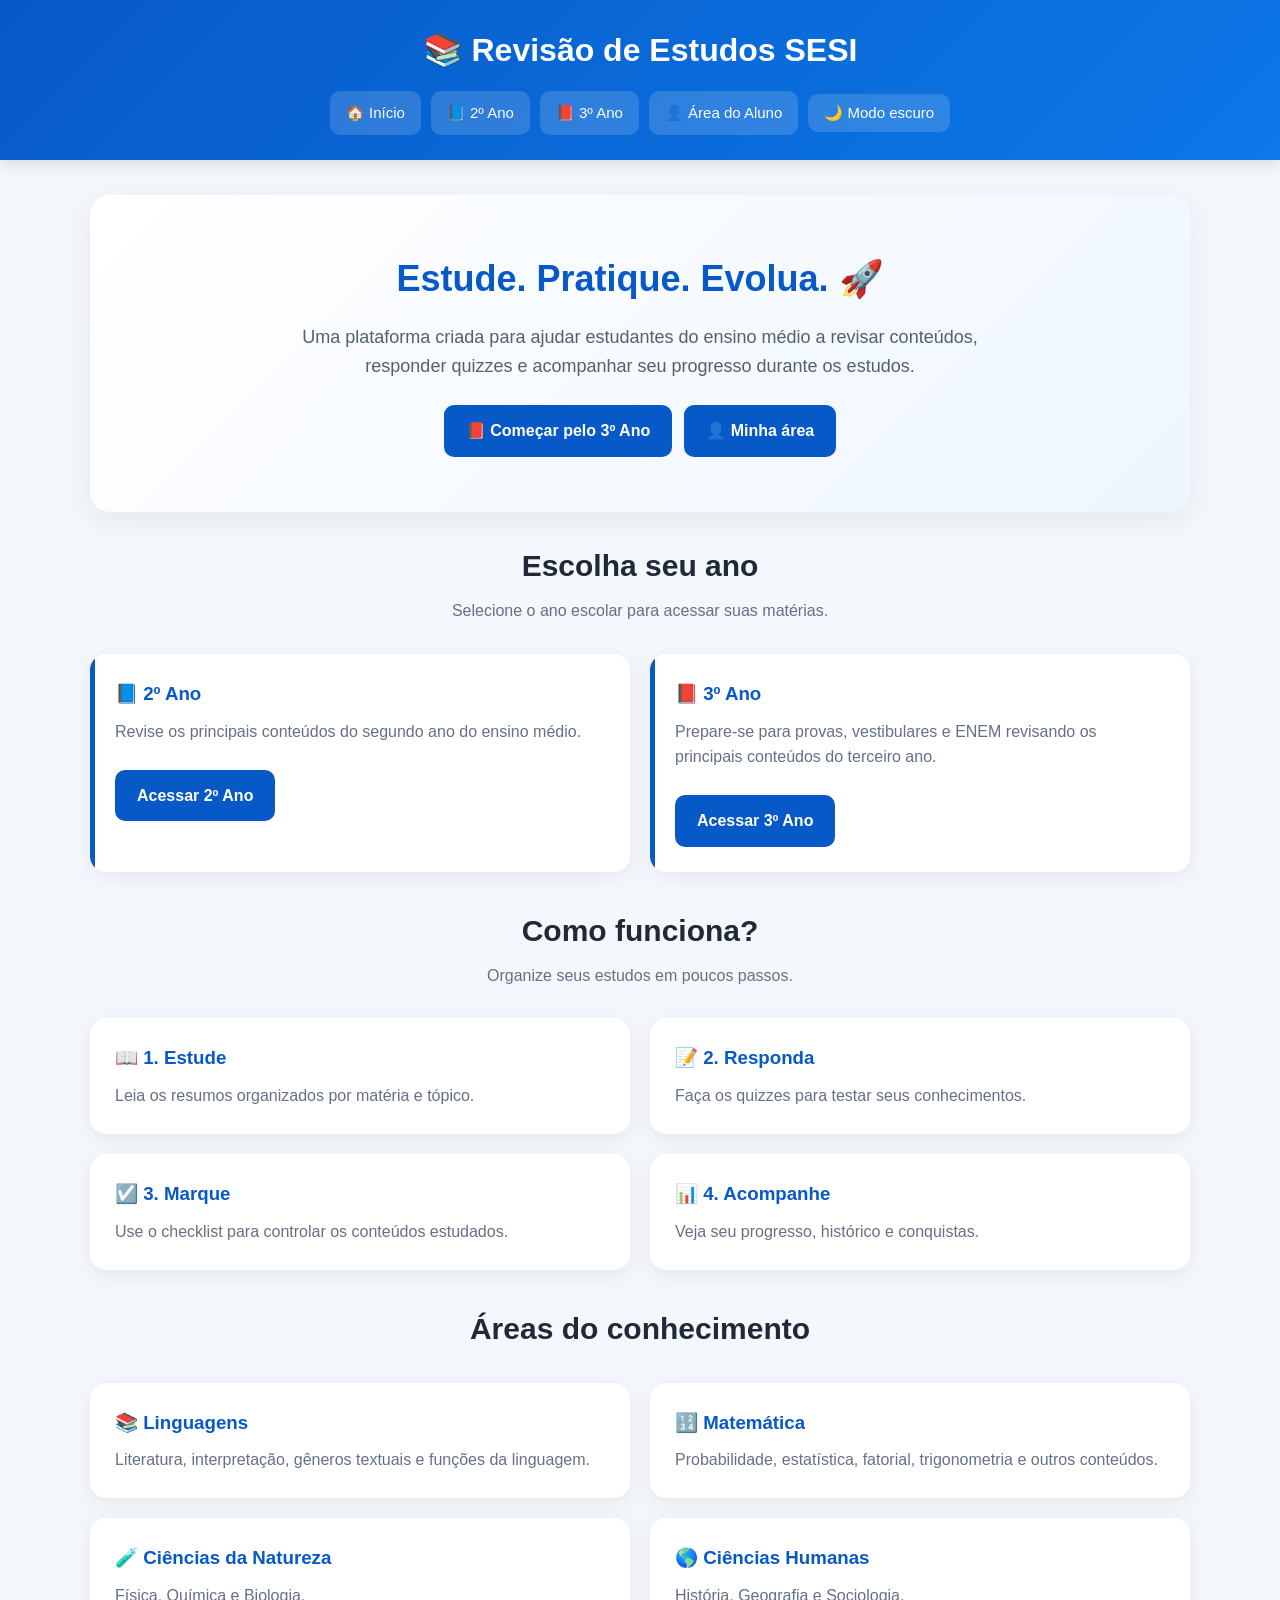
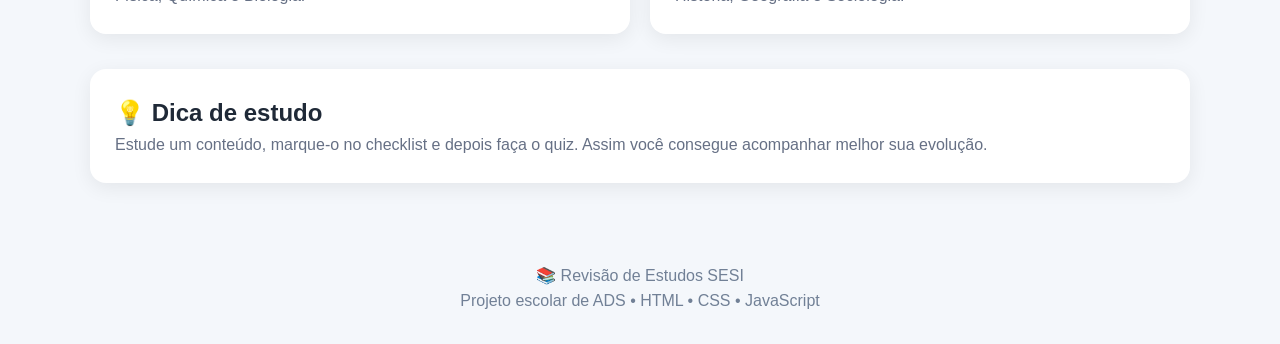
<file: index.html>
<!DOCTYPE html>
<html lang="pt-BR">

<head>
    <meta charset="UTF-8">
    <meta name="viewport" content="width=device-width, initial-scale=1.0">

    <title>Revisão de Estudos SESI</title>

    <link rel="stylesheet" href="assets/css/style.css">
</head>

<body>

<header>

    <h1>📚 Revisão de Estudos SESI</h1>

    <nav>
        <a href="index.html">🏠 Início</a>

        <a href="pages/2ano.html">📘 2º Ano</a>

        <a href="pages/3ano.html">📕 3º Ano</a>

        <a href="pages/aluno.html">👤 Área do Aluno</a>

        <button
            class="botao-modo"
            onclick="alternarModoEscuro()">
            🌙 Modo escuro
        </button>
    </nav>

</header>


<main>

    <section class="hero animar">

        <h2>Estude. Pratique. Evolua. 🚀</h2>

        <p>
            Uma plataforma criada para ajudar estudantes do ensino médio
            a revisar conteúdos, responder quizzes e acompanhar seu
            progresso durante os estudos.
        </p>

        <div class="hero-acoes">

            <a
                class="botao-principal"
                href="pages/3ano.html">
                📕 Começar pelo 3º Ano
            </a>

            <a
                class="botao-principal"
                href="pages/aluno.html">
                👤 Minha área
            </a>

        </div>

    </section>


    <section>

        <div class="cabecalho-pagina">

            <h2>Escolha seu ano</h2>

            <p>
                Selecione o ano escolar para acessar suas matérias.
            </p>

        </div>


        <div class="cards">

            <div class="card card-materia animar">

                <h3>📘 2º Ano</h3>

                <p>
                    Revise os principais conteúdos do segundo ano
                    do ensino médio.
                </p>

                <br>

                <a
                    class="botao-principal"
                    href="pages/2ano.html">
                    Acessar 2º Ano
                </a>

            </div>


            <div class="card card-materia animar">

                <h3>📕 3º Ano</h3>

                <p>
                    Prepare-se para provas, vestibulares e ENEM
                    revisando os principais conteúdos do terceiro ano.
                </p>

                <br>

                <a
                    class="botao-principal"
                    href="pages/3ano.html">
                    Acessar 3º Ano
                </a>

            </div>

        </div>

    </section>


    <section>

        <div class="cabecalho-pagina">

            <h2>Como funciona?</h2>

            <p>
                Organize seus estudos em poucos passos.
            </p>

        </div>


        <div class="cards">

            <div class="card animar">
                <h3>📖 1. Estude</h3>
                <p>
                    Leia os resumos organizados por matéria e tópico.
                </p>
            </div>

            <div class="card animar">
                <h3>📝 2. Responda</h3>
                <p>
                    Faça os quizzes para testar seus conhecimentos.
                </p>
            </div>

            <div class="card animar">
                <h3>☑️ 3. Marque</h3>
                <p>
                    Use o checklist para controlar os conteúdos estudados.
                </p>
            </div>

            <div class="card animar">
                <h3>📊 4. Acompanhe</h3>
                <p>
                    Veja seu progresso, histórico e conquistas.
                </p>
            </div>

        </div>

    </section>


    <section>

        <div class="cabecalho-pagina">

            <h2>Áreas do conhecimento</h2>

        </div>


        <div class="cards">

            <div class="card animar">
                <h3>📚 Linguagens</h3>
                <p>
                    Literatura, interpretação, gêneros textuais
                    e funções da linguagem.
                </p>
            </div>

            <div class="card animar">
                <h3>🔢 Matemática</h3>
                <p>
                    Probabilidade, estatística, fatorial,
                    trigonometria e outros conteúdos.
                </p>
            </div>

            <div class="card animar">
                <h3>🧪 Ciências da Natureza</h3>
                <p>
                    Física, Química e Biologia.
                </p>
            </div>

            <div class="card animar">
                <h3>🌎 Ciências Humanas</h3>
                <p>
                    História, Geografia e Sociologia.
                </p>
            </div>

        </div>

    </section>


    <section class="card">

        <h2>💡 Dica de estudo</h2>

        <p>
            Estude um conteúdo, marque-o no checklist e depois
            faça o quiz. Assim você consegue acompanhar melhor
            sua evolução.
        </p>

    </section>

</main>


<footer>

    <p>
        📚 Revisão de Estudos SESI
    </p>

    <p>
        Projeto escolar de ADS • HTML • CSS • JavaScript
    </p>

</footer>


<script src="assets/js/script.js"></script>

</body>

</html>
</file>
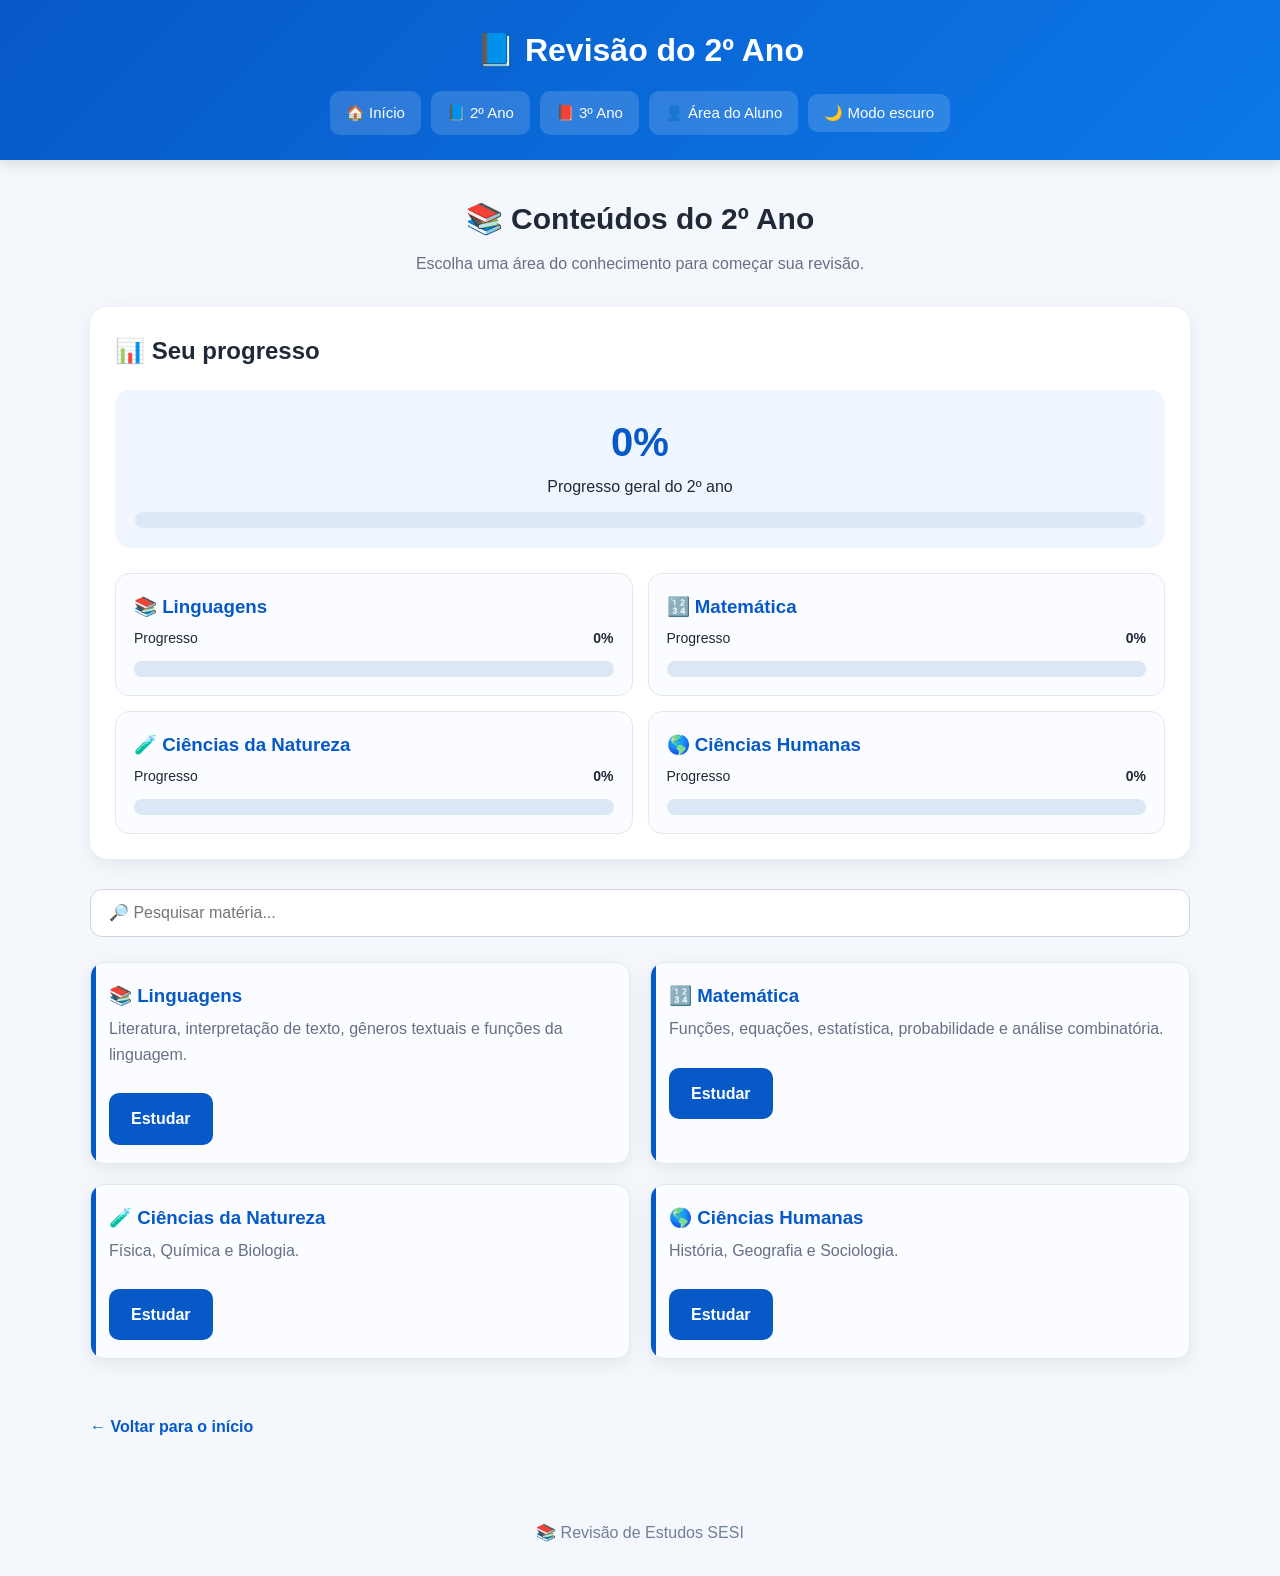
<file: pages/2ano.html>
<!DOCTYPE html>
<html lang="pt-BR">

<head>

    <meta charset="UTF-8">

    <meta
        name="viewport"
        content="width=device-width, initial-scale=1.0">

    <title>Revisão do 2º Ano</title>

    <link
        rel="stylesheet"
        href="../assets/css/style.css">

</head>


<body>


<header>

    <h1>📘 Revisão do 2º Ano</h1>

    <nav>

        <a href="../index.html">
            🏠 Início
        </a>

        <a href="2ano.html">
            📘 2º Ano
        </a>

        <a href="3ano.html">
            📕 3º Ano
        </a>

        <a href="aluno.html">
            👤 Área do Aluno
        </a>

        <button
            class="botao-modo"
            onclick="alternarModoEscuro()">
            🌙 Modo escuro
        </button>

    </nav>

</header>


<main>


    <section class="cabecalho-pagina">

        <h2>
            📚 Conteúdos do 2º Ano
        </h2>

        <p>
            Escolha uma área do conhecimento para começar sua revisão.
        </p>

    </section>


    <!-- PROGRESSO -->

    <section class="dashboard">

        <h2>
            📊 Seu progresso
        </h2>

        <div class="progresso-geral-box">

            <div
                class="numero-grande"
                id="numero-progresso-geral">
                0%
            </div>

            <p>
                Progresso geral do 2º ano
            </p>

            <div class="barra-dashboard-container">

                <div
                    id="barra-progresso-geral"
                    class="barra-dashboard">
                </div>

            </div>

        </div>


        <div class="materias-dashboard">


            <div
                class="dashboard-materia animar"
                data-materia="Linguagens"
                data-caminho="/pages/areas/2ano/linguagens.html">

                <h3>📚 Linguagens</h3>

                <div class="progresso-titulo">

                    <span>
                        Progresso
                    </span>

                    <span class="numero-progresso">
                        0%
                    </span>

                </div>

                <div class="barra-dashboard-container">

                    <div class="barra-materia"></div>

                </div>

            </div>


            <div
                class="dashboard-materia animar"
                data-materia="Matemática"
                data-caminho="/pages/areas/2ano/matematica.html">

                <h3>🔢 Matemática</h3>

                <div class="progresso-titulo">

                    <span>
                        Progresso
                    </span>

                    <span class="numero-progresso">
                        0%
                    </span>

                </div>

                <div class="barra-dashboard-container">

                    <div class="barra-materia"></div>

                </div>

            </div>


            <div
                class="dashboard-materia animar"
                data-materia="Ciências da Natureza"
                data-caminho="/pages/areas/2ano/natureza.html">

                <h3>🧪 Ciências da Natureza</h3>

                <div class="progresso-titulo">

                    <span>
                        Progresso
                    </span>

                    <span class="numero-progresso">
                        0%
                    </span>

                </div>

                <div class="barra-dashboard-container">

                    <div class="barra-materia"></div>

                </div>

            </div>


            <div
                class="dashboard-materia animar"
                data-materia="Ciências Humanas"
                data-caminho="/pages/areas/2ano/humanas.html">

                <h3>🌎 Ciências Humanas</h3>

                <div class="progresso-titulo">

                    <span>
                        Progresso
                    </span>

                    <span class="numero-progresso">
                        0%
                    </span>

                </div>

                <div class="barra-dashboard-container">

                    <div class="barra-materia"></div>

                </div>

            </div>


        </div>

    </section>


    <!-- PESQUISA -->

    <section class="pesquisa">

        <input
            type="text"
            id="campo-pesquisa"
            placeholder="🔎 Pesquisar matéria...">

    </section>


    <!-- MATÉRIAS -->

    <section>

        <div class="cards">


            <div class="card card-materia animar dashboard-materia">

                <h3>📚 Linguagens</h3>

                <p>
                    Literatura, interpretação de texto,
                    gêneros textuais e funções da linguagem.
                </p>

                <br>

                <a
                    href="areas/2ano/linguagens.html"
                    class="botao-principal">
                    Estudar
                </a>

            </div>


            <div class="card card-materia animar dashboard-materia">

                <h3>🔢 Matemática</h3>

                <p>
                    Funções, equações, estatística,
                    probabilidade e análise combinatória.
                </p>

                <br>

                <a
                    href="areas/2ano/matematica.html"
                    class="botao-principal">
                    Estudar
                </a>

            </div>


            <div class="card card-materia animar dashboard-materia">

                <h3>🧪 Ciências da Natureza</h3>

                <p>
                    Física, Química e Biologia.
                </p>

                <br>

                <a
                    href="areas/2ano/natureza.html"
                    class="botao-principal">
                    Estudar
                </a>

            </div>


            <div class="card card-materia animar dashboard-materia">

                <h3>🌎 Ciências Humanas</h3>

                <p>
                    História, Geografia e Sociologia.
                </p>

                <br>

                <a
                    href="areas/2ano/humanas.html"
                    class="botao-principal">
                    Estudar
                </a>

            </div>


        </div>

    </section>


    <a
        href="../index.html"
        class="voltar">
        ← Voltar para o início
    </a>


</main>


<footer>

    <p>
        📚 Revisão de Estudos SESI
    </p>

</footer>


<script src="../assets/js/script.js"></script>

</body>

</html>
</file>
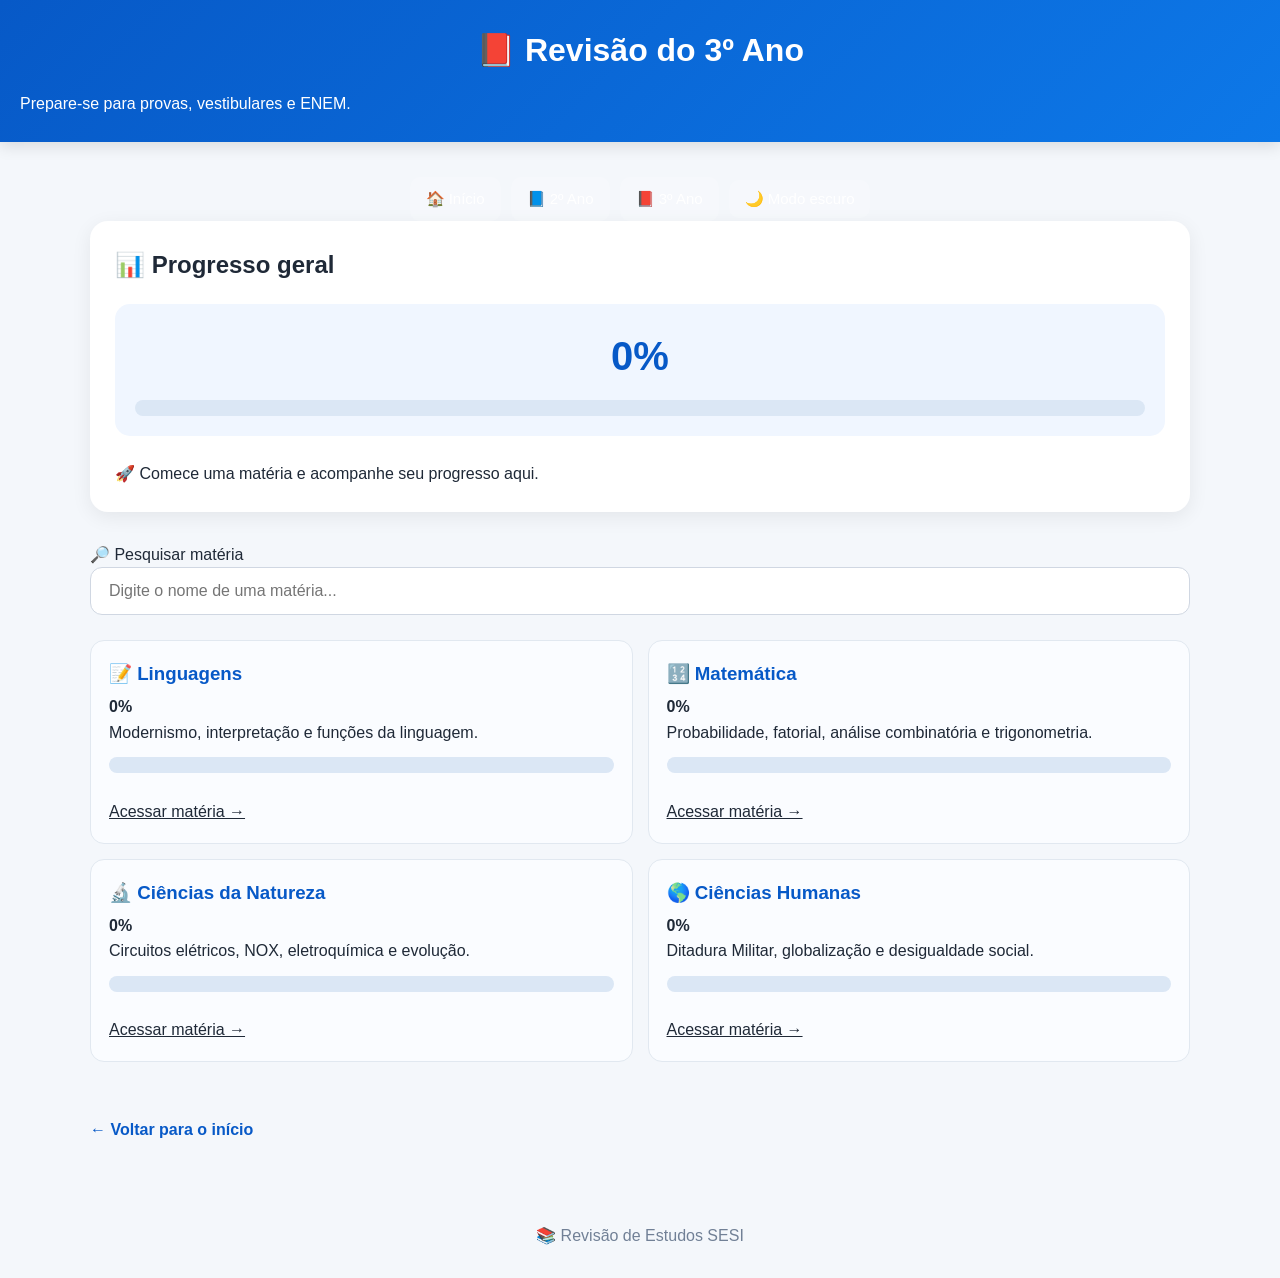
<file: pages/3ano.html>
<!DOCTYPE html>
<html lang="pt-BR">

<head>
    <meta charset="UTF-8">
    <meta name="viewport" content="width=device-width, initial-scale=1.0">

    <title>3º Ano - Revisão SESI</title>

    <link rel="stylesheet" href="../assets/css/style.css">
</head>

<body>

<header>
    <h1>📕 Revisão do 3º Ano</h1>
    <p>Prepare-se para provas, vestibulares e ENEM.</p>
</header>

<main>

    <nav class="navegacao">
        <a href="../index.html">🏠 Início</a>
        <a href="2ano.html">📘 2º Ano</a>
        <a href="3ano.html" class="selecionado">📕 3º Ano</a>

        <button class="botao-tema" onclick="alternarModoEscuro()">
            🌙 Modo escuro
        </button>
    </nav>

    <section class="dashboard">

        <h2>📊 Progresso geral</h2>

        <div class="progresso-geral-box">

            <div
                class="numero-grande"
                id="progresso-geral-numero">
                0%
            </div>

            <div class="barra-dashboard-container">
                <div
                    class="barra-dashboard"
                    id="progresso-geral-barra">
                </div>
            </div>

        </div>

        <p id="mensagem-progresso">
            🚀 Comece uma matéria e acompanhe seu progresso aqui.
        </p>

    </section>


    <section class="pesquisa">

        <label for="campo-pesquisa">
            🔎 Pesquisar matéria
        </label>

        <input
            type="text"
            id="campo-pesquisa"
            placeholder="Digite o nome de uma matéria..."
        >

    </section>


    <section class="materias-dashboard">

        <div
            class="dashboard-materia"
            data-materia
            data-caminho="/pages/areas/3ano/linguagens.html"
        >

            <div class="dashboard-materia-topo">
                <h3>📝 Linguagens</h3>
                <span class="numero-progresso">0%</span>
            </div>

            <p>
                Modernismo, interpretação e funções da linguagem.
            </p>

            <div class="barra-dashboard-container">
                <div class="barra-dashboard"></div>
            </div>

            <br>

            <a href="areas/3ano/linguagens.html">
                Acessar matéria →
            </a>

        </div>


        <div
            class="dashboard-materia"
            data-materia
            data-caminho="/pages/areas/3ano/matematica.html"
        >

            <div class="dashboard-materia-topo">
                <h3>🔢 Matemática</h3>
                <span class="numero-progresso">0%</span>
            </div>

            <p>
                Probabilidade, fatorial, análise combinatória e trigonometria.
            </p>

            <div class="barra-dashboard-container">
                <div class="barra-dashboard"></div>
            </div>

            <br>

            <a href="areas/3ano/matematica.html">
                Acessar matéria →
            </a>

        </div>


        <div
            class="dashboard-materia"
            data-materia
            data-caminho="/pages/areas/3ano/natureza.html"
        >

            <div class="dashboard-materia-topo">
                <h3>🔬 Ciências da Natureza</h3>
                <span class="numero-progresso">0%</span>
            </div>

            <p>
                Circuitos elétricos, NOX, eletroquímica e evolução.
            </p>

            <div class="barra-dashboard-container">
                <div class="barra-dashboard"></div>
            </div>

            <br>

            <a href="areas/3ano/natureza.html">
                Acessar matéria →
            </a>

        </div>


        <div
            class="dashboard-materia"
            data-materia
            data-caminho="/pages/areas/3ano/humanas.html"
        >

            <div class="dashboard-materia-topo">
                <h3>🌎 Ciências Humanas</h3>
                <span class="numero-progresso">0%</span>
            </div>

            <p>
                Ditadura Militar, globalização e desigualdade social.
            </p>

            <div class="barra-dashboard-container">
                <div class="barra-dashboard"></div>
            </div>

            <br>

            <a href="areas/3ano/humanas.html">
                Acessar matéria →
            </a>

        </div>

    </section>


    <a href="../index.html" class="voltar">
        ← Voltar para o início
    </a>

</main>

<footer>
    <p>📚 Revisão de Estudos SESI</p>
</footer>

<script src="../assets/js/script.js"></script>

</body>
</html>
</file>
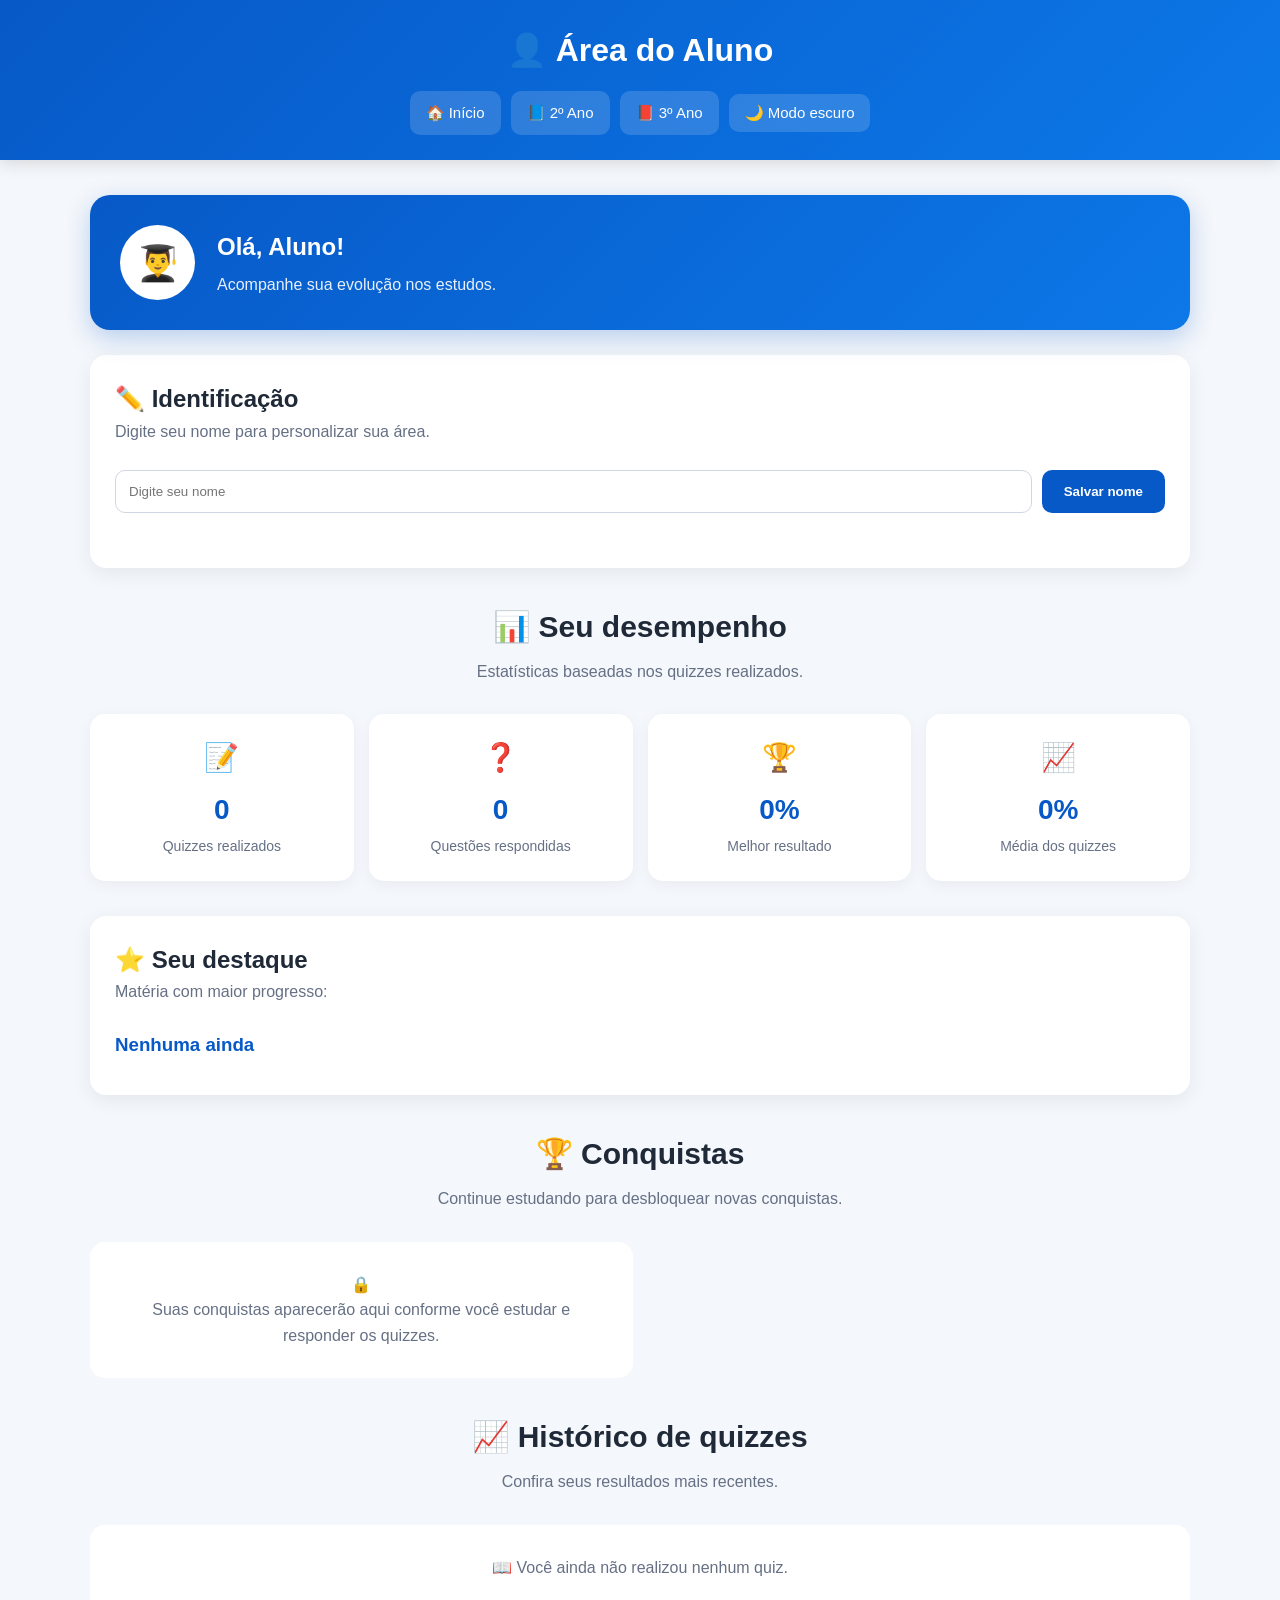
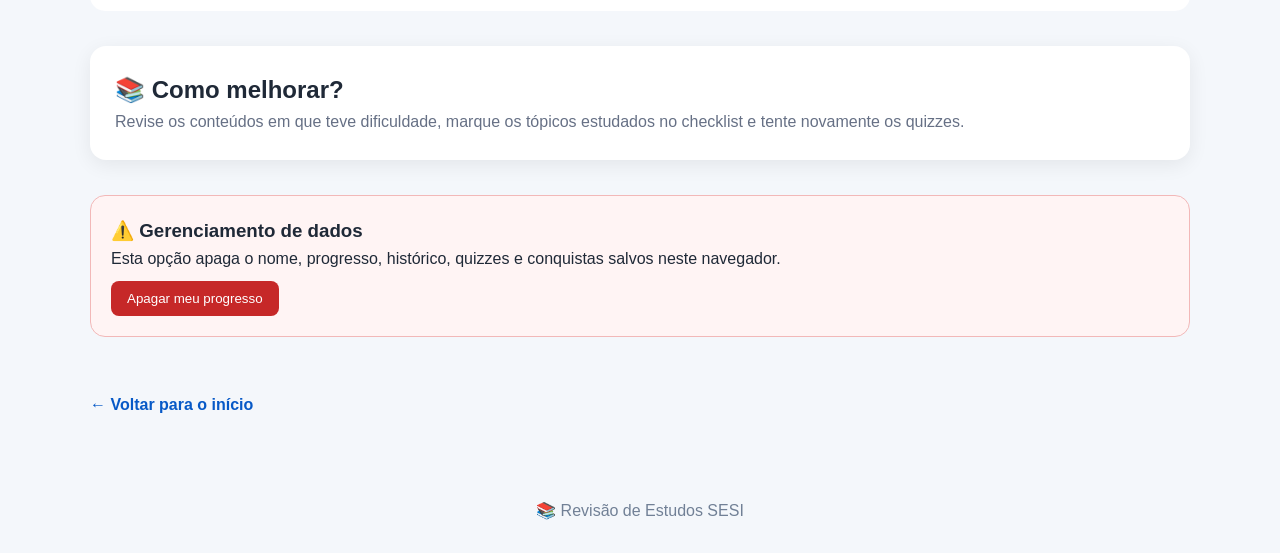
<file: pages/aluno.html>
<!DOCTYPE html>
<html lang="pt-BR">

<head>

    <meta charset="UTF-8">

    <meta
        name="viewport"
        content="width=device-width, initial-scale=1.0">

    <title>Área do Aluno - Revisão SESI</title>

    <link
        rel="stylesheet"
        href="../assets/css/style.css">

</head>


<body>


<header>

    <h1>👤 Área do Aluno</h1>

    <nav>

        <a href="../index.html">
            🏠 Início
        </a>

        <a href="2ano.html">
            📘 2º Ano
        </a>

        <a href="3ano.html">
            📕 3º Ano
        </a>

        <button
            class="botao-modo"
            onclick="alternarModoEscuro()">
            🌙 Modo escuro
        </button>

    </nav>

</header>


<main>


    <!-- PERFIL -->

    <section class="perfil-aluno animar">

        <div class="avatar">
            👨‍🎓
        </div>

        <div>

            <h2>
                Olá, <span class="nome-aluno">Aluno</span>!
            </h2>

            <p>
                Acompanhe sua evolução nos estudos.
            </p>

        </div>

    </section>


    <!-- NOME -->

    <section class="card">

        <h2>✏️ Identificação</h2>

        <p>
            Digite seu nome para personalizar sua área.
        </p>

        <br>

        <div class="form-aluno">

            <input
                type="text"
                id="nome-aluno"
                placeholder="Digite seu nome">

            <button
                class="botao"
                onclick="salvarNomeAluno()">
                Salvar nome
            </button>

        </div>

    </section>


    <!-- ESTATÍSTICAS -->

    <section>

        <div class="cabecalho-pagina">

            <h2>📊 Seu desempenho</h2>

            <p>
                Estatísticas baseadas nos quizzes realizados.
            </p>

        </div>


        <div class="estatisticas">


            <div class="estatistica animar">

                <div class="estatistica-icone">
                    📝
                </div>

                <strong id="total-quizzes">
                    0
                </strong>

                <span>
                    Quizzes realizados
                </span>

            </div>


            <div class="estatistica animar">

                <div class="estatistica-icone">
                    ❓
                </div>

                <strong id="total-questoes">
                    0
                </strong>

                <span>
                    Questões respondidas
                </span>

            </div>


            <div class="estatistica animar">

                <div class="estatistica-icone">
                    🏆
                </div>

                <strong id="melhor-resultado">
                    0%
                </strong>

                <span>
                    Melhor resultado
                </span>

            </div>


            <div class="estatistica animar">

                <div class="estatistica-icone">
                    📈
                </div>

                <strong id="media-resultados">
                    0%
                </strong>

                <span>
                    Média dos quizzes
                </span>

            </div>


        </div>

    </section>


    <!-- MATÉRIA COM MAIOR PROGRESSO -->

    <section class="card">

        <h2>
            ⭐ Seu destaque
        </h2>

        <p>
            Matéria com maior progresso:
        </p>

        <br>

        <h3
            id="melhor-materia"
            style="color: #0759c7;">
            Nenhuma ainda
        </h3>

    </section>


    <!-- CONQUISTAS -->

    <section>

        <div class="cabecalho-pagina">

            <h2>🏆 Conquistas</h2>

            <p>
                Continue estudando para desbloquear novas conquistas.
            </p>

        </div>


        <div
            id="lista-conquistas"
            class="lista-conquistas">

        </div>

    </section>


    <!-- HISTÓRICO -->

    <section>

        <div class="cabecalho-pagina">

            <h2>📈 Histórico de quizzes</h2>

            <p>
                Confira seus resultados mais recentes.
            </p>

        </div>


        <div
            id="historico-quizzes"
            class="historico">

        </div>

    </section>


    <!-- INFORMAÇÕES -->

    <section class="card">

        <h2>
            📚 Como melhorar?
        </h2>

        <p>
            Revise os conteúdos em que teve dificuldade,
            marque os tópicos estudados no checklist e tente
            novamente os quizzes.
        </p>

    </section>


    <!-- APAGAR DADOS -->

    <section class="area-perigo">

        <h3>
            ⚠️ Gerenciamento de dados
        </h3>

        <p>
            Esta opção apaga o nome, progresso, histórico,
            quizzes e conquistas salvos neste navegador.
        </p>

        <button
            class="botao-perigo"
            onclick="limparDadosEstudo()">
            Apagar meu progresso
        </button>

    </section>


    <a
        href="../index.html"
        class="voltar">
        ← Voltar para o início
    </a>


</main>


<footer>

    <p>
        📚 Revisão de Estudos SESI
    </p>

</footer>


<script src="../assets/js/script.js"></script>

</body>

</html>
</file>
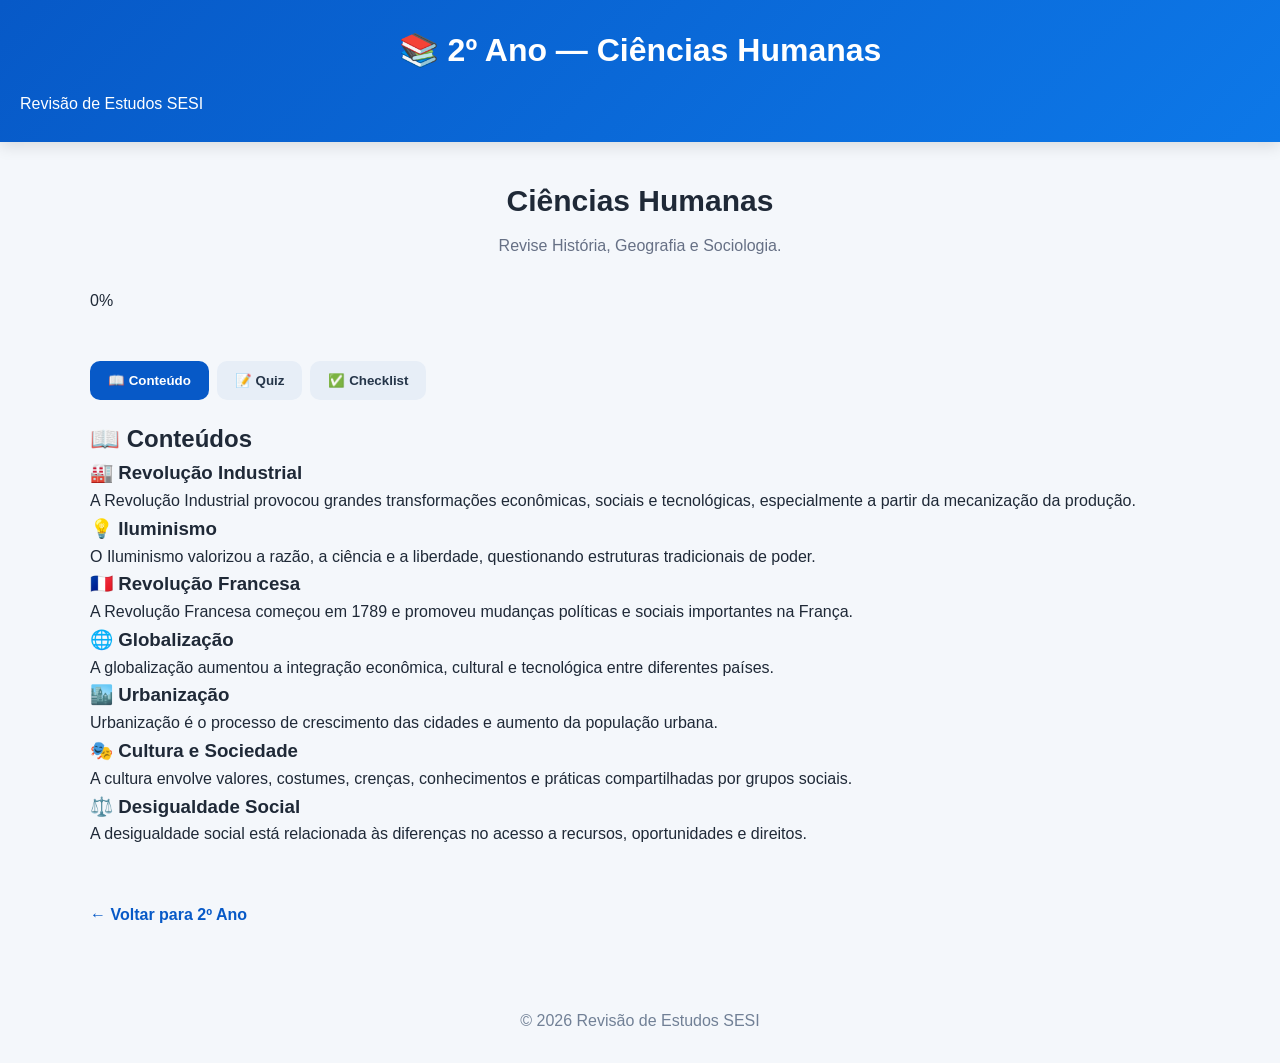
<file: pages/areas/2ano/humanas.html>
<!DOCTYPE html>
<html lang="pt-BR">
<head>
    <meta charset="UTF-8">
    <meta name="viewport" content="width=device-width, initial-scale=1.0">
    <title>2º Ano - Ciências Humanas</title>
    <link rel="stylesheet" href="../../../assets/css/style.css">
</head>

<body>

<header>
    <h1>📚 2º Ano — Ciências Humanas</h1>
    <p>Revisão de Estudos SESI</p>
</header>

<main>

    <div class="cabecalho-pagina">
        <h2>Ciências Humanas</h2>
        <p>Revise História, Geografia e Sociologia.</p>
    </div>

    <section class="progresso">
        <span id="porcentagem">0%</span>
        <div class="barra">
            <div id="barra-progresso"></div>
        </div>
    </section>

    <div class="abas">

        <button class="aba ativo" onclick="mostrarAba('conteudo', this)">
            📖 Conteúdo
        </button>

        <button class="aba" onclick="mostrarAba('quiz', this)">
            📝 Quiz
        </button>

        <button class="aba" onclick="mostrarAba('checklist', this)">
            ✅ Checklist
        </button>

    </div>

    <section id="conteudo" class="painel ativo">

        <h2>📖 Conteúdos</h2>

        <article>
            <h3>🏭 Revolução Industrial</h3>
            <p>
                A Revolução Industrial provocou grandes transformações
                econômicas, sociais e tecnológicas, especialmente a partir
                da mecanização da produção.
            </p>
        </article>

        <article>
            <h3>💡 Iluminismo</h3>
            <p>
                O Iluminismo valorizou a razão, a ciência e a liberdade,
                questionando estruturas tradicionais de poder.
            </p>
        </article>

        <article>
            <h3>🇫🇷 Revolução Francesa</h3>
            <p>
                A Revolução Francesa começou em 1789 e promoveu mudanças
                políticas e sociais importantes na França.
            </p>
        </article>

        <article>
            <h3>🌐 Globalização</h3>
            <p>
                A globalização aumentou a integração econômica,
                cultural e tecnológica entre diferentes países.
            </p>
        </article>

        <article>
            <h3>🏙️ Urbanização</h3>
            <p>
                Urbanização é o processo de crescimento das cidades
                e aumento da população urbana.
            </p>
        </article>

        <article>
            <h3>🎭 Cultura e Sociedade</h3>
            <p>
                A cultura envolve valores, costumes, crenças,
                conhecimentos e práticas compartilhadas por grupos sociais.
            </p>
        </article>

        <article>
            <h3>⚖️ Desigualdade Social</h3>
            <p>
                A desigualdade social está relacionada às diferenças
                no acesso a recursos, oportunidades e direitos.
            </p>
        </article>

    </section>

    <section id="quiz" class="painel">

        <h2>📝 Quiz</h2>

        <div class="questao">
            <h3>1. A Revolução Industrial foi marcada por:</h3>

            <label>
                <input type="radio" name="q1" value="1">
                Mecanização e transformação da produção.
            </label>

            <label>
                <input type="radio" name="q1" value="0">
                Fim das tecnologias.
            </label>

            <label>
                <input type="radio" name="q1" value="0">
                Redução da produção industrial.
            </label>
        </div>

        <div class="questao">
            <h3>2. O Iluminismo valorizava:</h3>

            <label>
                <input type="radio" name="q2" value="1">
                Razão e ciência.
            </label>

            <label>
                <input type="radio" name="q2" value="0">
                Apenas a tradição.
            </label>

            <label>
                <input type="radio" name="q2" value="0">
                A ausência de conhecimento científico.
            </label>
        </div>

        <div class="questao">
            <h3>3. A Revolução Francesa começou em:</h3>

            <label>
                <input type="radio" name="q3" value="0">
                1500.
            </label>

            <label>
                <input type="radio" name="q3" value="1">
                1789.
            </label>

            <label>
                <input type="radio" name="q3" value="0">
                1900.
            </label>
        </div>

        <div class="questao">
            <h3>4. Globalização está relacionada a:</h3>

            <label>
                <input type="radio" name="q4" value="1">
                Maior integração entre diferentes países.
            </label>

            <label>
                <input type="radio" name="q4" value="0">
                Isolamento completo dos países.
            </label>

            <label>
                <input type="radio" name="q4" value="0">
                Fim das tecnologias.
            </label>
        </div>

        <div class="questao">
            <h3>5. Urbanização é:</h3>

            <label>
                <input type="radio" name="q5" value="1">
                O crescimento das cidades e da população urbana.
            </label>

            <label>
                <input type="radio" name="q5" value="0">
                A redução das cidades.
            </label>

            <label>
                <input type="radio" name="q5" value="0">
                O desaparecimento da população urbana.
            </label>
        </div>

        <div class="questao">
            <h3>6. Cultura envolve:</h3>

            <label>
                <input type="radio" name="q6" value="1">
                Valores, costumes, crenças e práticas sociais.
            </label>

            <label>
                <input type="radio" name="q6" value="0">
                Apenas características biológicas.
            </label>

            <label>
                <input type="radio" name="q6" value="0">
                Apenas características geográficas.
            </label>
        </div>

        <div class="questao">
            <h3>7. A desigualdade social está relacionada:</h3>

            <label>
                <input type="radio" name="q7" value="1">
                Às diferenças no acesso a recursos e oportunidades.
            </label>

            <label>
                <input type="radio" name="q7" value="0">
                Apenas ao clima.
            </label>

            <label>
                <input type="radio" name="q7" value="0">
                Apenas à localização geográfica.
            </label>
        </div>

        <button onclick="exibirResultado()">Ver resultado</button>

        <div id="resultado-final-quiz"></div>

    </section>

    <section id="checklist" class="painel">

        <h2>✅ Checklist</h2>

        <label>
            <input type="checkbox" onchange="atualizarProgresso()">
            Revisei Revolução Industrial
        </label>

        <label>
            <input type="checkbox" onchange="atualizarProgresso()">
            Revisei Iluminismo
        </label>

        <label>
            <input type="checkbox" onchange="atualizarProgresso()">
            Revisei Revolução Francesa
        </label>

        <label>
            <input type="checkbox" onchange="atualizarProgresso()">
            Revisei Globalização
        </label>

        <label>
            <input type="checkbox" onchange="atualizarProgresso()">
            Revisei Urbanização
        </label>

        <label>
            <input type="checkbox" onchange="atualizarProgresso()">
            Revisei Cultura e Sociedade
        </label>

        <label>
            <input type="checkbox" onchange="atualizarProgresso()">
            Revisei Desigualdade Social
        </label>

    </section>

    <a class="voltar" href="../../2ano.html">
        ← Voltar para 2º Ano
    </a>

</main>

<footer>
    <p>© 2026 Revisão de Estudos SESI</p>
</footer>

<script src="../../../assets/js/script.js"></script>

</body>
</html>
</file>
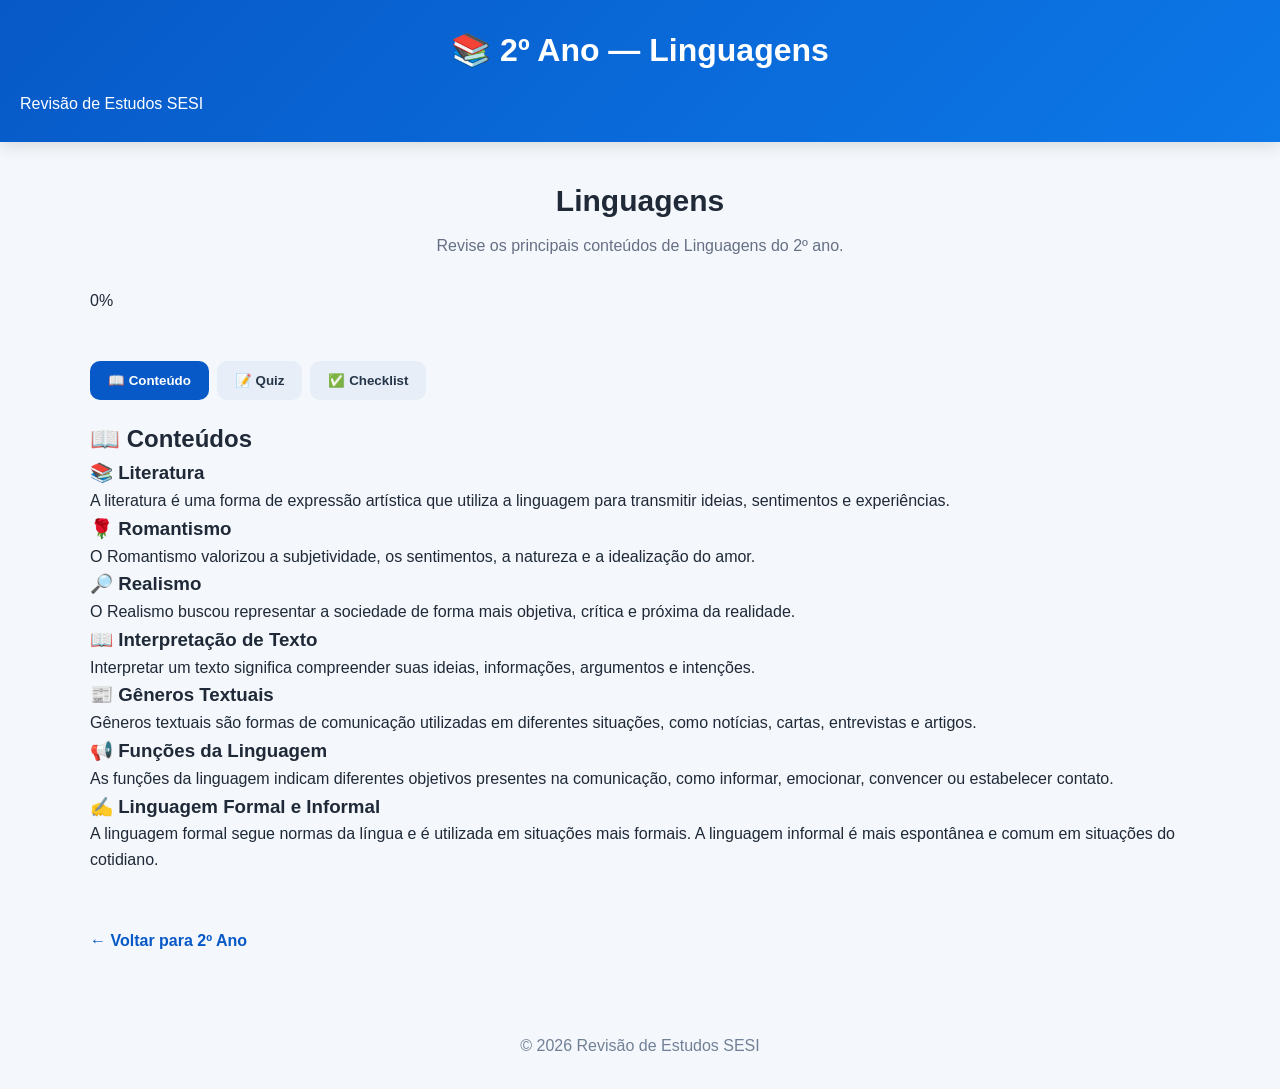
<file: pages/areas/2ano/linguagens.html>
<!DOCTYPE html>
<html lang="pt-BR">
<head>
    <meta charset="UTF-8">
    <meta name="viewport" content="width=device-width, initial-scale=1.0">
    <title>2º Ano - Linguagens</title>
    <link rel="stylesheet" href="../../../assets/css/style.css">
</head>

<body>

<header>
    <h1>📚 2º Ano — Linguagens</h1>
    <p>Revisão de Estudos SESI</p>
</header>

<main>

    <div class="cabecalho-pagina">
        <h2>Linguagens</h2>
        <p>Revise os principais conteúdos de Linguagens do 2º ano.</p>
    </div>

    <section class="progresso">
        <span id="porcentagem">0%</span>
        <div class="barra">
            <div id="barra-progresso"></div>
        </div>
    </section>

    <div class="abas">
        <button class="aba ativo" onclick="mostrarAba('conteudo', this)">
            📖 Conteúdo
        </button>

        <button class="aba" onclick="mostrarAba('quiz', this)">
            📝 Quiz
        </button>

        <button class="aba" onclick="mostrarAba('checklist', this)">
            ✅ Checklist
        </button>
    </div>

    <section id="conteudo" class="painel ativo">

        <h2>📖 Conteúdos</h2>

        <article>
            <h3>📚 Literatura</h3>
            <p>
                A literatura é uma forma de expressão artística que utiliza
                a linguagem para transmitir ideias, sentimentos e experiências.
            </p>
        </article>

        <article>
            <h3>🌹 Romantismo</h3>
            <p>
                O Romantismo valorizou a subjetividade, os sentimentos,
                a natureza e a idealização do amor.
            </p>
        </article>

        <article>
            <h3>🔎 Realismo</h3>
            <p>
                O Realismo buscou representar a sociedade de forma mais
                objetiva, crítica e próxima da realidade.
            </p>
        </article>

        <article>
            <h3>📖 Interpretação de Texto</h3>
            <p>
                Interpretar um texto significa compreender suas ideias,
                informações, argumentos e intenções.
            </p>
        </article>

        <article>
            <h3>📰 Gêneros Textuais</h3>
            <p>
                Gêneros textuais são formas de comunicação utilizadas
                em diferentes situações, como notícias, cartas,
                entrevistas e artigos.
            </p>
        </article>

        <article>
            <h3>📢 Funções da Linguagem</h3>
            <p>
                As funções da linguagem indicam diferentes objetivos
                presentes na comunicação, como informar, emocionar,
                convencer ou estabelecer contato.
            </p>
        </article>

        <article>
            <h3>✍️ Linguagem Formal e Informal</h3>
            <p>
                A linguagem formal segue normas da língua e é utilizada
                em situações mais formais. A linguagem informal é mais
                espontânea e comum em situações do cotidiano.
            </p>
        </article>

    </section>

    <section id="quiz" class="painel">

        <h2>📝 Quiz</h2>

        <div class="questao">
            <h3>1. Qual movimento valorizou os sentimentos e a idealização do amor?</h3>

            <label>
                <input type="radio" name="q1" value="0">
                Realismo
            </label>

            <label>
                <input type="radio" name="q1" value="1">
                Romantismo
            </label>

            <label>
                <input type="radio" name="q1" value="0">
                Modernismo
            </label>
        </div>

        <div class="questao">
            <h3>2. O Realismo buscava:</h3>

            <label>
                <input type="radio" name="q2" value="1">
                Representar a realidade de forma crítica e objetiva.
            </label>

            <label>
                <input type="radio" name="q2" value="0">
                Idealizar completamente a sociedade.
            </label>

            <label>
                <input type="radio" name="q2" value="0">
                Valorizar apenas os sentimentos.
            </label>
        </div>

        <div class="questao">
            <h3>3. Interpretar um texto significa:</h3>

            <label>
                <input type="radio" name="q3" value="0">
                Apenas copiar suas informações.
            </label>

            <label>
                <input type="radio" name="q3" value="1">
                Compreender suas ideias e informações.
            </label>

            <label>
                <input type="radio" name="q3" value="0">
                Ignorar o contexto.
            </label>
        </div>

        <div class="questao">
            <h3>4. Notícias, entrevistas e cartas são exemplos de:</h3>

            <label>
                <input type="radio" name="q4" value="1">
                Gêneros textuais.
            </label>

            <label>
                <input type="radio" name="q4" value="0">
                Figuras de linguagem.
            </label>

            <label>
                <input type="radio" name="q4" value="0">
                Movimentos literários.
            </label>
        </div>

        <div class="questao">
            <h3>5. As funções da linguagem representam:</h3>

            <label>
                <input type="radio" name="q5" value="0">
                Apenas regras gramaticais.
            </label>

            <label>
                <input type="radio" name="q5" value="1">
                Diferentes objetivos da comunicação.
            </label>

            <label>
                <input type="radio" name="q5" value="0">
                Apenas textos literários.
            </label>
        </div>

        <div class="questao">
            <h3>6. A linguagem formal é mais adequada:</h3>

            <label>
                <input type="radio" name="q6" value="1">
                A situações que exigem maior formalidade.
            </label>

            <label>
                <input type="radio" name="q6" value="0">
                Apenas a conversas entre amigos.
            </label>

            <label>
                <input type="radio" name="q6" value="0">
                Apenas às redes sociais.
            </label>
        </div>

        <div class="questao">
            <h3>7. A linguagem informal é caracterizada por:</h3>

            <label>
                <input type="radio" name="q7" value="0">
                Uso obrigatório da norma-padrão.
            </label>

            <label>
                <input type="radio" name="q7" value="1">
                Maior espontaneidade e proximidade.
            </label>

            <label>
                <input type="radio" name="q7" value="0">
                Uso exclusivo em documentos oficiais.
            </label>
        </div>

        <button onclick="exibirResultado()">Ver resultado</button>

        <div id="resultado-final-quiz"></div>

    </section>

    <section id="checklist" class="painel">

        <h2>✅ Checklist</h2>

        <label>
            <input type="checkbox" onchange="atualizarProgresso()">
            Revisei Literatura
        </label>

        <label>
            <input type="checkbox" onchange="atualizarProgresso()">
            Revisei Romantismo
        </label>

        <label>
            <input type="checkbox" onchange="atualizarProgresso()">
            Revisei Realismo
        </label>

        <label>
            <input type="checkbox" onchange="atualizarProgresso()">
            Revisei Interpretação de Texto
        </label>

        <label>
            <input type="checkbox" onchange="atualizarProgresso()">
            Revisei Gêneros Textuais
        </label>

        <label>
            <input type="checkbox" onchange="atualizarProgresso()">
            Revisei Funções da Linguagem
        </label>

        <label>
            <input type="checkbox" onchange="atualizarProgresso()">
            Revisei Linguagem Formal e Informal
        </label>

    </section>

    <a class="voltar" href="../../2ano.html">
        ← Voltar para 2º Ano
    </a>

</main>

<footer>
    <p>© 2026 Revisão de Estudos SESI</p>
</footer>

<script src="../../../assets/js/script.js"></script>

</body>
</html>
</file>
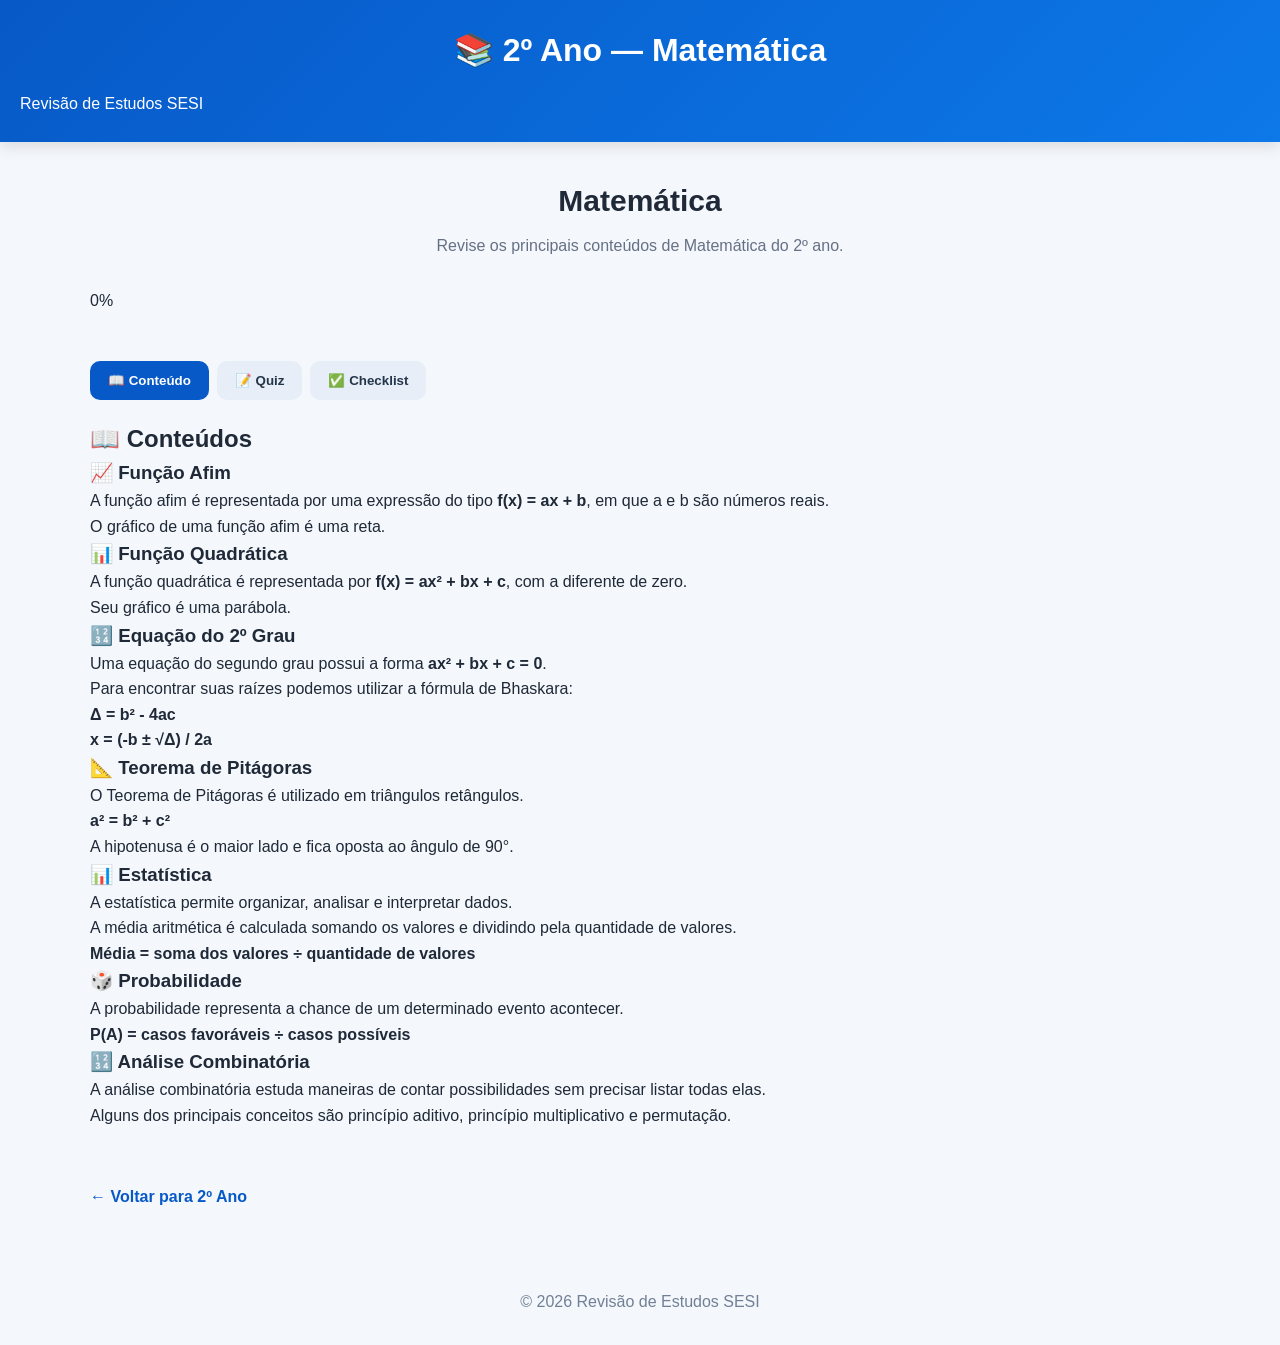
<file: pages/areas/2ano/matematica.html>
<!DOCTYPE html>
<html lang="pt-BR">
<head>
    <meta charset="UTF-8">
    <meta name="viewport" content="width=device-width, initial-scale=1.0">

    <title>2º Ano - Matemática</title>

    <link rel="stylesheet" href="../../../assets/css/style.css">
</head>

<body>

<header>
    <h1>📚 2º Ano — Matemática</h1>
    <p>Revisão de Estudos SESI</p>
</header>

<main>

    <div class="cabecalho-pagina">
        <h2>Matemática</h2>
        <p>Revise os principais conteúdos de Matemática do 2º ano.</p>
    </div>

    <section class="progresso">
        <span id="porcentagem-progresso">0%</span>

        <div class="barra">
            <div id="barra-progresso"></div>
        </div>
    </section>

    <div class="abas">

        <button class="aba ativo" onclick="mostrarAba('conteudo', this)">
            📖 Conteúdo
        </button>

        <button class="aba" onclick="mostrarAba('quiz', this)">
            📝 Quiz
        </button>

        <button class="aba" onclick="mostrarAba('checklist', this)">
            ✅ Checklist
        </button>

    </div>


    <!-- =====================================================
         CONTEÚDO
    ====================================================== -->

    <section id="conteudo" class="painel ativo">

        <h2>📖 Conteúdos</h2>

        <article>
            <h3>📈 Função Afim</h3>

            <p>
                A função afim é representada por uma expressão do tipo
                <strong>f(x) = ax + b</strong>, em que a e b são números reais.
            </p>

            <p>
                O gráfico de uma função afim é uma reta.
            </p>
        </article>


        <article>
            <h3>📊 Função Quadrática</h3>

            <p>
                A função quadrática é representada por
                <strong>f(x) = ax² + bx + c</strong>,
                com a diferente de zero.
            </p>

            <p>
                Seu gráfico é uma parábola.
            </p>
        </article>


        <article>
            <h3>🔢 Equação do 2º Grau</h3>

            <p>
                Uma equação do segundo grau possui a forma
                <strong>ax² + bx + c = 0</strong>.
            </p>

            <p>
                Para encontrar suas raízes podemos utilizar a fórmula de Bhaskara:
            </p>

            <p>
                <strong>Δ = b² - 4ac</strong>
            </p>

            <p>
                <strong>x = (-b ± √Δ) / 2a</strong>
            </p>
        </article>


        <article>
            <h3>📐 Teorema de Pitágoras</h3>

            <p>
                O Teorema de Pitágoras é utilizado em triângulos retângulos.
            </p>

            <p>
                <strong>a² = b² + c²</strong>
            </p>

            <p>
                A hipotenusa é o maior lado e fica oposta ao ângulo de 90°.
            </p>
        </article>


        <article>
            <h3>📊 Estatística</h3>

            <p>
                A estatística permite organizar, analisar e interpretar dados.
            </p>

            <p>
                A média aritmética é calculada somando os valores e dividindo
                pela quantidade de valores.
            </p>

            <p>
                <strong>Média = soma dos valores ÷ quantidade de valores</strong>
            </p>
        </article>


        <article>
            <h3>🎲 Probabilidade</h3>

            <p>
                A probabilidade representa a chance de um determinado evento
                acontecer.
            </p>

            <p>
                <strong>
                    P(A) = casos favoráveis ÷ casos possíveis
                </strong>
            </p>
        </article>


        <article>
            <h3>🔢 Análise Combinatória</h3>

            <p>
                A análise combinatória estuda maneiras de contar possibilidades
                sem precisar listar todas elas.
            </p>

            <p>
                Alguns dos principais conceitos são princípio aditivo,
                princípio multiplicativo e permutação.
            </p>
        </article>

    </section>


    <!-- =====================================================
         QUIZ
    ====================================================== -->

    <section id="quiz" class="painel">

        <h2>📝 Quiz de Matemática</h2>


        <div class="questao">

            <h3>
                1. Qual é a forma geral de uma função afim?
            </h3>

            <label>
                <input type="radio" name="q1" value="0">
                f(x) = ax² + bx + c
            </label>

            <label>
                <input type="radio" name="q1" value="1">
                f(x) = ax + b
            </label>

            <label>
                <input type="radio" name="q1" value="0">
                f(x) = a/x
            </label>

        </div>


        <div class="questao">

            <h3>
                2. Qual é a fórmula do discriminante (Δ)?
            </h3>

            <label>
                <input type="radio" name="q2" value="0">
                Δ = b² + 4ac
            </label>

            <label>
                <input type="radio" name="q2" value="1">
                Δ = b² - 4ac
            </label>

            <label>
                <input type="radio" name="q2" value="0">
                Δ = 2b - ac
            </label>

        </div>


        <div class="questao">

            <h3>
                3. O gráfico de uma função quadrática é:
            </h3>

            <label>
                <input type="radio" name="q3" value="0">
                Uma reta
            </label>

            <label>
                <input type="radio" name="q3" value="1">
                Uma parábola
            </label>

            <label>
                <input type="radio" name="q3" value="0">
                Uma circunferência
            </label>

        </div>


        <div class="questao">

            <h3>
                4. O Teorema de Pitágoras é aplicado principalmente em:
            </h3>

            <label>
                <input type="radio" name="q4" value="1">
                Triângulos retângulos
            </label>

            <label>
                <input type="radio" name="q4" value="0">
                Círculos
            </label>

            <label>
                <input type="radio" name="q4" value="0">
                Quadrados
            </label>

        </div>


        <div class="questao">

            <h3>
                5. Como calculamos a média aritmética?
            </h3>

            <label>
                <input type="radio" name="q5" value="0">
                Multiplicando todos os valores
            </label>

            <label>
                <input type="radio" name="q5" value="1">
                Somando os valores e dividindo pela quantidade
            </label>

            <label>
                <input type="radio" name="q5" value="0">
                Subtraindo todos os valores
            </label>

        </div>


        <div class="questao">

            <h3>
                6. Qual fórmula representa a probabilidade de um evento?
            </h3>

            <label>
                <input type="radio" name="q6" value="1">
                Casos favoráveis ÷ casos possíveis
            </label>

            <label>
                <input type="radio" name="q6" value="0">
                Casos possíveis ÷ casos favoráveis
            </label>

            <label>
                <input type="radio" name="q6" value="0">
                Casos favoráveis + casos possíveis
            </label>

        </div>


        <div class="questao">

            <h3>
                7. A análise combinatória é utilizada para:
            </h3>

            <label>
                <input type="radio" name="q7" value="0">
                Resolver somente equações
            </label>

            <label>
                <input type="radio" name="q7" value="1">
                Contar possibilidades e formas de organização
            </label>

            <label>
                <input type="radio" name="q7" value="0">
                Calcular somente áreas
            </label>

        </div>


        <button onclick="exibirResultado()">
            Ver resultado
        </button>

        <div id="resultado-final-quiz"></div>

    </section>


    <!-- =====================================================
         CHECKLIST
    ====================================================== -->

    <section id="checklist" class="painel">

        <h2>✅ Checklist</h2>

        <label>
            <input type="checkbox" onchange="atualizarProgresso()">
            Revisei Função Afim
        </label>

        <label>
            <input type="checkbox" onchange="atualizarProgresso()">
            Revisei Função Quadrática
        </label>

        <label>
            <input type="checkbox" onchange="atualizarProgresso()">
            Revisei Equação do 2º Grau
        </label>

        <label>
            <input type="checkbox" onchange="atualizarProgresso()">
            Revisei Teorema de Pitágoras
        </label>

        <label>
            <input type="checkbox" onchange="atualizarProgresso()">
            Revisei Estatística
        </label>

        <label>
            <input type="checkbox" onchange="atualizarProgresso()">
            Revisei Probabilidade
        </label>

        <label>
            <input type="checkbox" onchange="atualizarProgresso()">
            Revisei Análise Combinatória
        </label>

    </section>


    <a class="voltar" href="../../2ano.html">
        ← Voltar para 2º Ano
    </a>

</main>


<footer>
    <p>© 2026 Revisão de Estudos SESI</p>
</footer>


<script src="../../../assets/js/script.js"></script>

</body>
</html>
</file>
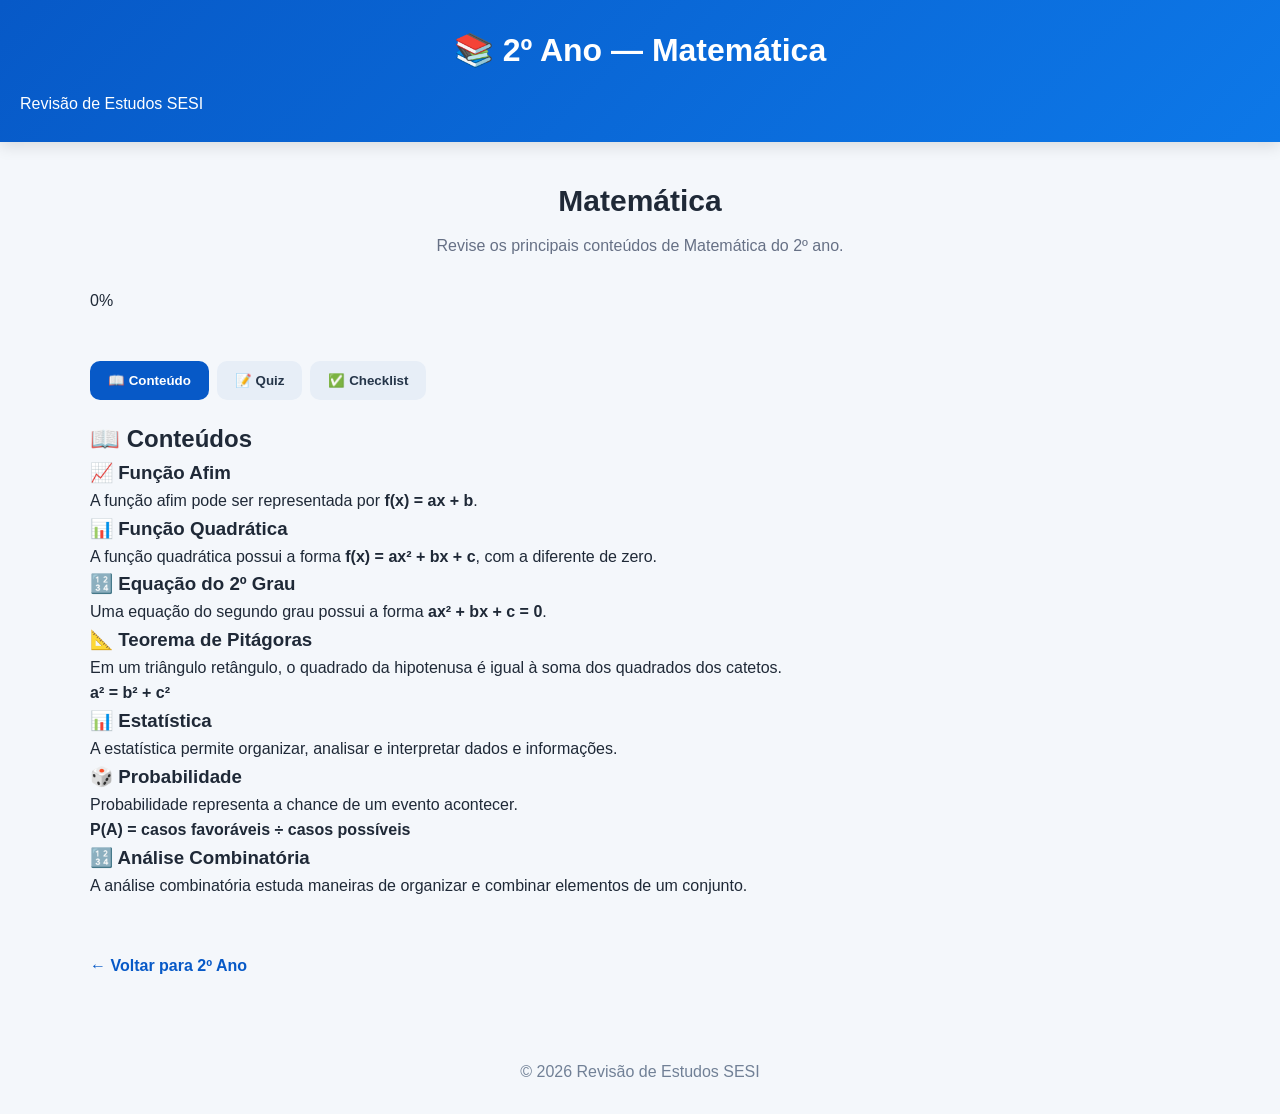
<file: pages/areas/2ano/natureza.html>
<!DOCTYPE html>
<html lang="pt-BR">
<head>
    <meta charset="UTF-8">
    <meta name="viewport" content="width=device-width, initial-scale=1.0">
    <title>2º Ano - Matemática</title>
    <link rel="stylesheet" href="../../../assets/css/style.css">
</head>

<body>

<header>
    <h1>📚 2º Ano — Matemática</h1>
    <p>Revisão de Estudos SESI</p>
</header>

<main>

    <div class="cabecalho-pagina">
        <h2>Matemática</h2>
        <p>Revise os principais conteúdos de Matemática do 2º ano.</p>
    </div>

    <section class="progresso">
        <span id="porcentagem">0%</span>
        <div class="barra">
            <div id="barra-progresso"></div>
        </div>
    </section>

    <div class="abas">

        <button class="aba ativo" onclick="mostrarAba('conteudo', this)">
            📖 Conteúdo
        </button>

        <button class="aba" onclick="mostrarAba('quiz', this)">
            📝 Quiz
        </button>

        <button class="aba" onclick="mostrarAba('checklist', this)">
            ✅ Checklist
        </button>

    </div>

    <section id="conteudo" class="painel ativo">

        <h2>📖 Conteúdos</h2>

        <article>
            <h3>📈 Função Afim</h3>
            <p>
                A função afim pode ser representada por
                <strong>f(x) = ax + b</strong>.
            </p>
        </article>

        <article>
            <h3>📊 Função Quadrática</h3>
            <p>
                A função quadrática possui a forma
                <strong>f(x) = ax² + bx + c</strong>,
                com a diferente de zero.
            </p>
        </article>

        <article>
            <h3>🔢 Equação do 2º Grau</h3>
            <p>
                Uma equação do segundo grau possui a forma
                <strong>ax² + bx + c = 0</strong>.
            </p>
        </article>

        <article>
            <h3>📐 Teorema de Pitágoras</h3>
            <p>
                Em um triângulo retângulo, o quadrado da hipotenusa
                é igual à soma dos quadrados dos catetos.
            </p>
            <p><strong>a² = b² + c²</strong></p>
        </article>

        <article>
            <h3>📊 Estatística</h3>
            <p>
                A estatística permite organizar, analisar e interpretar
                dados e informações.
            </p>
        </article>

        <article>
            <h3>🎲 Probabilidade</h3>
            <p>
                Probabilidade representa a chance de um evento acontecer.
            </p>
            <p>
                <strong>P(A) = casos favoráveis ÷ casos possíveis</strong>
            </p>
        </article>

        <article>
            <h3>🔢 Análise Combinatória</h3>
            <p>
                A análise combinatória estuda maneiras de organizar
                e combinar elementos de um conjunto.
            </p>
        </article>

    </section>

    <section id="quiz" class="painel">

        <h2>📝 Quiz</h2>

        <div class="questao">
            <h3>1. Qual é a forma geral da função afim?</h3>

            <label>
                <input type="radio" name="q1" value="1">
                f(x) = ax + b
            </label>

            <label>
                <input type="radio" name="q1" value="0">
                f(x) = ax² + bx + c
            </label>

            <label>
                <input type="radio" name="q1" value="0">
                f(x) = a/x
            </label>
        </div>

        <div class="questao">
            <h3>2. Qual é a forma geral da função quadrática?</h3>

            <label>
                <input type="radio" name="q2" value="1">
                f(x) = ax² + bx + c
            </label>

            <label>
                <input type="radio" name="q2" value="0">
                f(x) = ax + b
            </label>

            <label>
                <input type="radio" name="q2" value="0">
                f(x) = a + x
            </label>
        </div>

        <div class="questao">
            <h3>3. O Teorema de Pitágoras é utilizado em:</h3>

            <label>
                <input type="radio" name="q3" value="1">
                Triângulos retângulos.
            </label>

            <label>
                <input type="radio" name="q3" value="0">
                Apenas círculos.
            </label>

            <label>
                <input type="radio" name="q3" value="0">
                Apenas quadrados.
            </label>
        </div>

        <div class="questao">
            <h3>4. Probabilidade representa:</h3>

            <label>
                <input type="radio" name="q4" value="1">
                A chance de um evento acontecer.
            </label>

            <label>
                <input type="radio" name="q4" value="0">
                O tamanho de uma figura.
            </label>

            <label>
                <input type="radio" name="q4" value="0">
                Apenas números negativos.
            </label>
        </div>

        <div class="questao">
            <h3>5. A análise combinatória estuda:</h3>

            <label>
                <input type="radio" name="q5" value="1">
                Formas de organizar e combinar elementos.
            </label>

            <label>
                <input type="radio" name="q5" value="0">
                Apenas gráficos.
            </label>

            <label>
                <input type="radio" name="q5" value="0">
                Apenas equações.
            </label>
        </div>

        <div class="questao">
            <h3>6. A estatística está relacionada à:</h3>

            <label>
                <input type="radio" name="q6" value="1">
                Organização e análise de dados.
            </label>

            <label>
                <input type="radio" name="q6" value="0">
                Construção de triângulos apenas.
            </label>

            <label>
                <input type="radio" name="q6" value="0">
                Somente equações.
            </label>
        </div>

        <div class="questao">
            <h3>7. Uma equação do 2º grau possui:</h3>

            <label>
                <input type="radio" name="q7" value="0">
                Apenas termos constantes.
            </label>

            <label>
                <input type="radio" name="q7" value="1">
                Um termo de segundo grau como ax².
            </label>

            <label>
                <input type="radio" name="q7" value="0">
                Apenas termos de primeiro grau.
            </label>
        </div>

        <button onclick="exibirResultado()">Ver resultado</button>

        <div id="resultado-final-quiz"></div>

    </section>

    <section id="checklist" class="painel">

        <h2>✅ Checklist</h2>

        <label>
            <input type="checkbox" onchange="atualizarProgresso()">
            Revisei Função Afim
        </label>

        <label>
            <input type="checkbox" onchange="atualizarProgresso()">
            Revisei Função Quadrática
        </label>

        <label>
            <input type="checkbox" onchange="atualizarProgresso()">
            Revisei Equação do 2º Grau
        </label>

        <label>
            <input type="checkbox" onchange="atualizarProgresso()">
            Revisei Teorema de Pitágoras
        </label>

        <label>
            <input type="checkbox" onchange="atualizarProgresso()">
            Revisei Estatística
        </label>

        <label>
            <input type="checkbox" onchange="atualizarProgresso()">
            Revisei Probabilidade
        </label>

        <label>
            <input type="checkbox" onchange="atualizarProgresso()">
            Revisei Análise Combinatória
        </label>

    </section>

    <a class="voltar" href="../../2ano.html">
        ← Voltar para 2º Ano
    </a>

</main>

<footer>
    <p>© 2026 Revisão de Estudos SESI</p>
</footer>

<script src="../../../assets/js/script.js"></script>

</body>
</html>
</file>
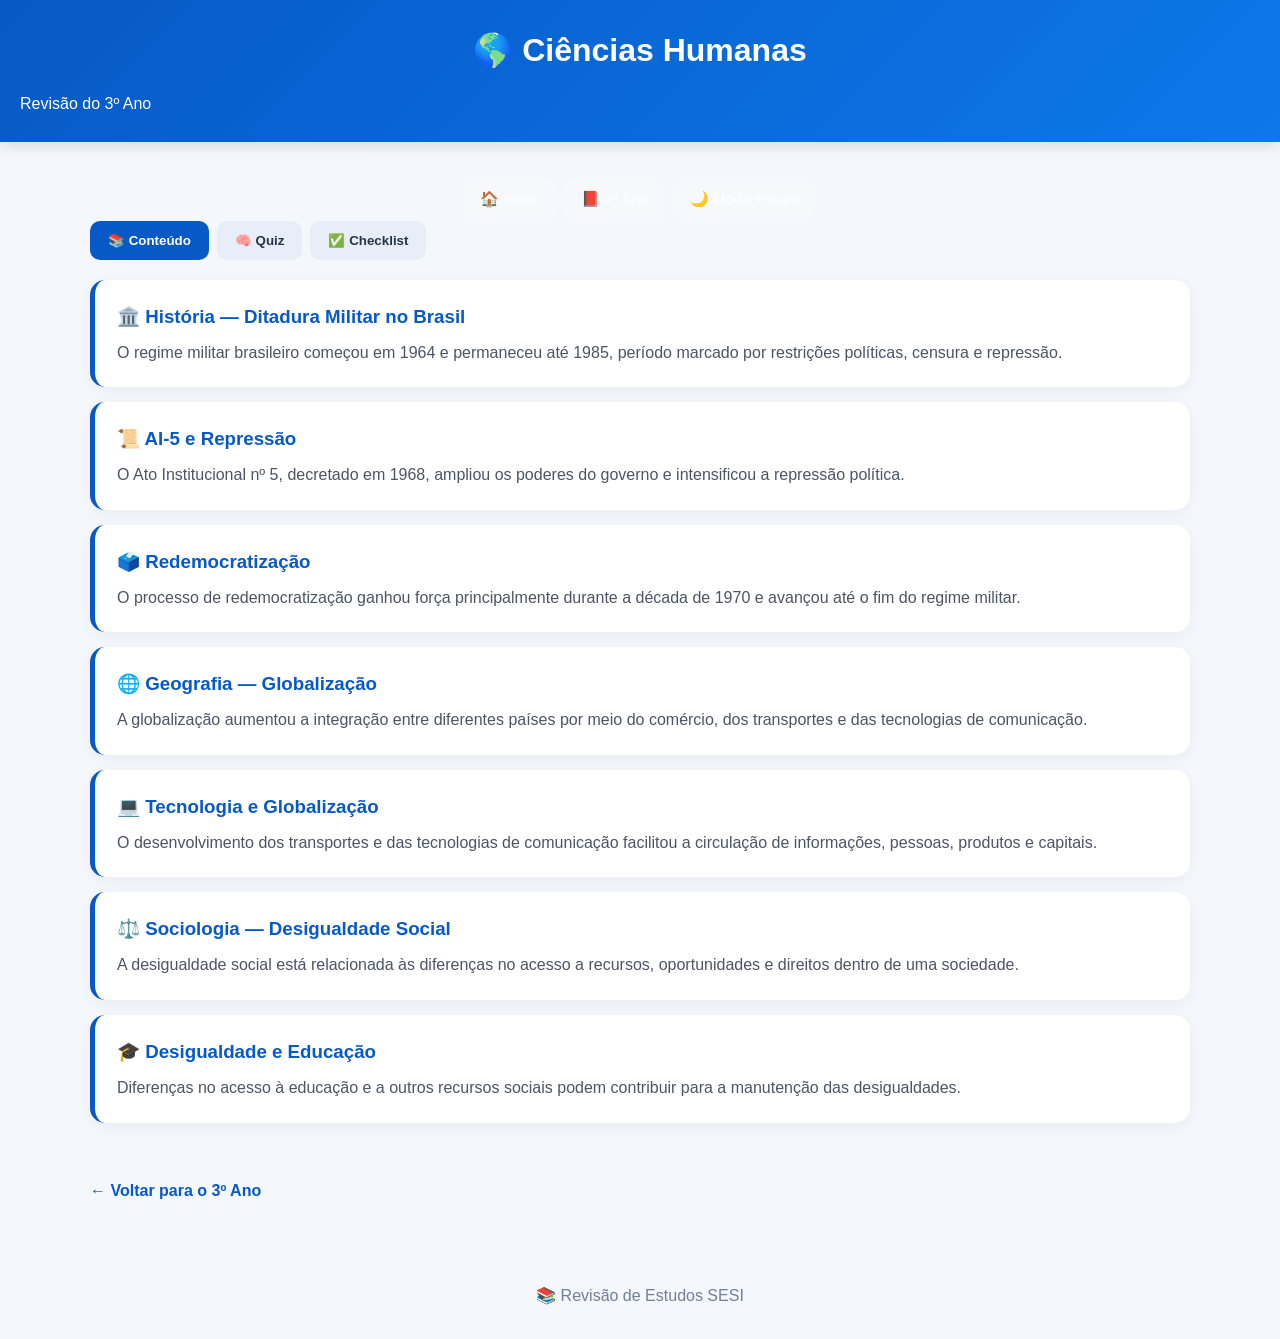
<file: pages/areas/3ano/humanas.html>
<!DOCTYPE html>
<html lang="pt-BR">
<head>
<meta charset="UTF-8">
<meta name="viewport" content="width=device-width, initial-scale=1.0">
<title>3º Ano - Ciências Humanas</title>
<link rel="stylesheet" href="../../../assets/css/style.css">
</head>

<body>

<header>
<h1>🌎 Ciências Humanas</h1>
<p>Revisão do 3º Ano</p>
</header>

<main>

<nav class="navegacao">
<a href="../../../index.html">🏠 Início</a>
<a href="../../3ano.html">📕 3º Ano</a>
<button class="botao-tema" onclick="alternarModoEscuro()">🌙 Modo escuro</button>
</nav>

<div class="abas">
<button class="aba ativo" onclick="mostrarAba('conteudo', this)">📚 Conteúdo</button>
<button class="aba" onclick="mostrarAba('quiz', this)">🧠 Quiz</button>
<button class="aba" onclick="mostrarAba('checklist', this)">✅ Checklist</button>
</div>

<section id="conteudo" class="painel ativo">

<div class="topico">
<h3>🏛️ História — Ditadura Militar no Brasil</h3>
<p>O regime militar brasileiro começou em 1964 e permaneceu até 1985, período marcado por restrições políticas, censura e repressão.</p>
</div>

<div class="topico">
<h3>📜 AI-5 e Repressão</h3>
<p>O Ato Institucional nº 5, decretado em 1968, ampliou os poderes do governo e intensificou a repressão política.</p>
</div>

<div class="topico">
<h3>🗳️ Redemocratização</h3>
<p>O processo de redemocratização ganhou força principalmente durante a década de 1970 e avançou até o fim do regime militar.</p>
</div>

<div class="topico">
<h3>🌐 Geografia — Globalização</h3>
<p>A globalização aumentou a integração entre diferentes países por meio do comércio, dos transportes e das tecnologias de comunicação.</p>
</div>

<div class="topico">
<h3>💻 Tecnologia e Globalização</h3>
<p>O desenvolvimento dos transportes e das tecnologias de comunicação facilitou a circulação de informações, pessoas, produtos e capitais.</p>
</div>

<div class="topico">
<h3>⚖️ Sociologia — Desigualdade Social</h3>
<p>A desigualdade social está relacionada às diferenças no acesso a recursos, oportunidades e direitos dentro de uma sociedade.</p>
</div>

<div class="topico">
<h3>🎓 Desigualdade e Educação</h3>
<p>Diferenças no acesso à educação e a outros recursos sociais podem contribuir para a manutenção das desigualdades.</p>
</div>

</section>

<section id="quiz" class="painel">

<div class="questao">
<h3>1. Em que ano começou o regime militar brasileiro?</h3>
<label><input type="radio" name="q1" value="1"> 1964</label>
<label><input type="radio" name="q1" value="0"> 1950</label>
<label><input type="radio" name="q1" value="0"> 1985</label>
</div>

<div class="questao">
<h3>2. O AI-5 foi decretado em:</h3>
<label><input type="radio" name="q2" value="1"> 1968</label>
<label><input type="radio" name="q2" value="0"> 1964</label>
<label><input type="radio" name="q2" value="0"> 1979</label>
</div>

<div class="questao">
<h3>3. A redemocratização correspondeu:</h3>
<label><input type="radio" name="q3" value="1"> Ao processo de retorno à democracia.</label>
<label><input type="radio" name="q3" value="0"> Ao início da ditadura.</label>
<label><input type="radio" name="q3" value="0"> Ao fim da globalização.</label>
</div>

<div class="questao">
<h3>4. A globalização aumentou:</h3>
<label><input type="radio" name="q4" value="1"> A integração entre diferentes países.</label>
<label><input type="radio" name="q4" value="0"> O isolamento entre países.</label>
<label><input type="radio" name="q4" value="0"> Apenas a produção rural.</label>
</div>

<div class="questao">
<h3>5. A tecnologia facilitou a circulação de:</h3>
<label><input type="radio" name="q5" value="1"> Informações, pessoas, produtos e capitais.</label>
<label><input type="radio" name="q5" value="0"> Apenas alimentos.</label>
<label><input type="radio" name="q5" value="0"> Apenas livros.</label>
</div>

<div class="questao">
<h3>6. A desigualdade social está relacionada:</h3>
<label><input type="radio" name="q6" value="1"> Às diferenças no acesso a recursos e oportunidades.</label>
<label><input type="radio" name="q6" value="0"> Apenas à idade.</label>
<label><input type="radio" name="q6" value="0"> Apenas ao clima.</label>
</div>

<div class="questao">
<h3>7. A educação pode contribuir para:</h3>
<label><input type="radio" name="q7" value="1"> A manutenção ou redução das desigualdades, dependendo do acesso.</label>
<label><input type="radio" name="q7" value="0"> Apenas aumentar a população.</label>
<label><input type="radio" name="q7" value="0"> Eliminar automaticamente todas as diferenças sociais.</label>
</div>

<button class="botao" onclick="exibirResultado()">Conferir resultado</button>

<div id="resultado-final-quiz"></div>

</section>

<section id="checklist" class="painel">

<label><input type="checkbox" onchange="atualizarProgresso()"> Ditadura Militar no Brasil</label>
<label><input type="checkbox" onchange="atualizarProgresso()"> AI-5 e Repressão</label>
<label><input type="checkbox" onchange="atualizarProgresso()"> Redemocratização</label>
<label><input type="checkbox" onchange="atualizarProgresso()"> Globalização</label>
<label><input type="checkbox" onchange="atualizarProgresso()"> Tecnologia e Globalização</label>
<label><input type="checkbox" onchange="atualizarProgresso()"> Desigualdade Social</label>
<label><input type="checkbox" onchange="atualizarProgresso()"> Desigualdade e Educação</label>

<div class="progresso-materia">
<div class="progresso-titulo">
<strong>Progresso</strong>
<span id="porcentagem">0%</span>
</div>

<div class="barra">
<div id="barra-progresso"></div>
</div>

<div id="aviso-conclusao"></div>
</div>

</section>

<a href="../../3ano.html" class="voltar">← Voltar para o 3º Ano</a>

</main>

<footer>
<p>📚 Revisão de Estudos SESI</p>
</footer>

<script src="../../../assets/js/script.js"></script>

</body>
</html>
</file>
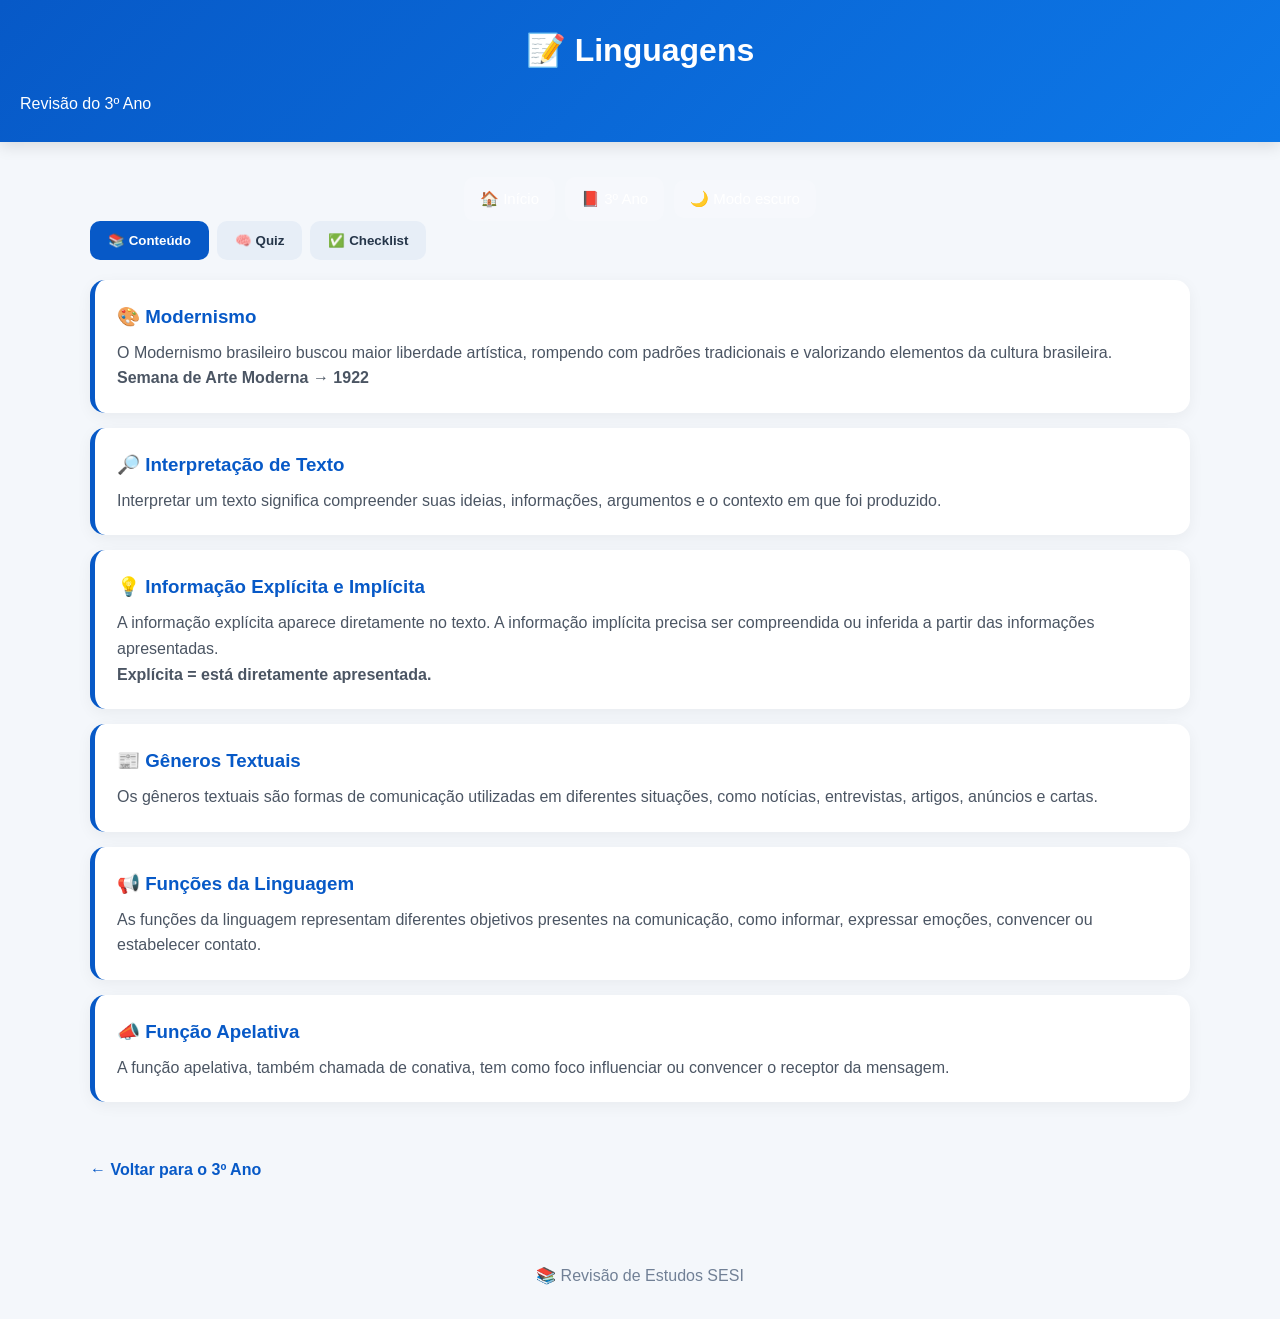
<file: pages/areas/3ano/linguagens.html>
<!DOCTYPE html>
<html lang="pt-BR">
<head>
    <meta charset="UTF-8">
    <meta name="viewport" content="width=device-width, initial-scale=1.0">
    <title>3º Ano - Linguagens</title>
    <link rel="stylesheet" href="../../../assets/css/style.css">
</head>

<body>

<header>
    <h1>📝 Linguagens</h1>
    <p>Revisão do 3º Ano</p>
</header>

<main>

<nav class="navegacao">
    <a href="../../../index.html">🏠 Início</a>
    <a href="../../3ano.html">📕 3º Ano</a>
    <button class="botao-tema" onclick="alternarModoEscuro()">🌙 Modo escuro</button>
</nav>

<div class="abas">
    <button class="aba ativo" onclick="mostrarAba('conteudo', this)">📚 Conteúdo</button>
    <button class="aba" onclick="mostrarAba('quiz', this)">🧠 Quiz</button>
    <button class="aba" onclick="mostrarAba('checklist', this)">✅ Checklist</button>
</div>

<section id="conteudo" class="painel ativo">

<div class="topico">
<h3>🎨 Modernismo</h3>
<p>O Modernismo brasileiro buscou maior liberdade artística, rompendo com padrões tradicionais e valorizando elementos da cultura brasileira.</p>
<p><strong>Semana de Arte Moderna → 1922</strong></p>
</div>

<div class="topico">
<h3>🔎 Interpretação de Texto</h3>
<p>Interpretar um texto significa compreender suas ideias, informações, argumentos e o contexto em que foi produzido.</p>
</div>

<div class="topico">
<h3>💡 Informação Explícita e Implícita</h3>
<p>A informação explícita aparece diretamente no texto. A informação implícita precisa ser compreendida ou inferida a partir das informações apresentadas.</p>
<p><strong>Explícita = está diretamente apresentada.</strong></p>
</div>

<div class="topico">
<h3>📰 Gêneros Textuais</h3>
<p>Os gêneros textuais são formas de comunicação utilizadas em diferentes situações, como notícias, entrevistas, artigos, anúncios e cartas.</p>
</div>

<div class="topico">
<h3>📢 Funções da Linguagem</h3>
<p>As funções da linguagem representam diferentes objetivos presentes na comunicação, como informar, expressar emoções, convencer ou estabelecer contato.</p>
</div>

<div class="topico">
<h3>📣 Função Apelativa</h3>
<p>A função apelativa, também chamada de conativa, tem como foco influenciar ou convencer o receptor da mensagem.</p>
</div>

</section>


<section id="quiz" class="painel">

<div class="questao">
<h3>1. Quando ocorreu a Semana de Arte Moderna?</h3>
<label><input type="radio" name="q1" value="1"> 1922</label>
<label><input type="radio" name="q1" value="0"> 1930</label>
<label><input type="radio" name="q1" value="0"> 1945</label>
</div>

<div class="questao">
<h3>2. O que significa interpretar um texto?</h3>
<label><input type="radio" name="q2" value="1"> Compreender suas ideias e informações.</label>
<label><input type="radio" name="q2" value="0"> Apenas copiar suas palavras.</label>
<label><input type="radio" name="q2" value="0"> Ignorar o contexto.</label>
</div>

<div class="questao">
<h3>3. A informação explícita:</h3>
<label><input type="radio" name="q3" value="1"> Está diretamente apresentada.</label>
<label><input type="radio" name="q3" value="0"> Precisa sempre ser inferida.</label>
<label><input type="radio" name="q3" value="0"> Não aparece no texto.</label>
</div>

<div class="questao">
<h3>4. O que são gêneros textuais?</h3>
<label><input type="radio" name="q4" value="1"> Formas de comunicação usadas em diferentes situações.</label>
<label><input type="radio" name="q4" value="0"> Apenas textos literários.</label>
<label><input type="radio" name="q4" value="0"> Apenas textos científicos.</label>
</div>

<div class="questao">
<h3>5. As funções da linguagem representam:</h3>
<label><input type="radio" name="q5" value="1"> Diferentes objetivos da comunicação.</label>
<label><input type="radio" name="q5" value="0"> Apenas regras gramaticais.</label>
<label><input type="radio" name="q5" value="0"> Apenas textos narrativos.</label>
</div>

<div class="questao">
<h3>6. A função apelativa busca:</h3>
<label><input type="radio" name="q6" value="1"> Influenciar ou convencer o receptor.</label>
<label><input type="radio" name="q6" value="0"> Apenas descrever um objeto.</label>
<label><input type="radio" name="q6" value="0"> Apenas expressar sentimentos.</label>
</div>

<button class="botao" onclick="exibirResultado()">Conferir resultado</button>

<div id="resultado-final-quiz"></div>

</section>


<section id="checklist" class="painel">

<label><input type="checkbox" onchange="atualizarProgresso()"> Modernismo</label>
<label><input type="checkbox" onchange="atualizarProgresso()"> Interpretação de Texto</label>
<label><input type="checkbox" onchange="atualizarProgresso()"> Informação Explícita e Implícita</label>
<label><input type="checkbox" onchange="atualizarProgresso()"> Gêneros Textuais</label>
<label><input type="checkbox" onchange="atualizarProgresso()"> Funções da Linguagem</label>
<label><input type="checkbox" onchange="atualizarProgresso()"> Função Apelativa</label>

<br>

<div class="progresso-materia">
    <div class="progresso-titulo">
        <strong>Progresso</strong>
        <span id="porcentagem">0%</span>
    </div>

    <div class="barra">
        <div id="barra-progresso"></div>
    </div>

    <div id="aviso-conclusao"></div>
</div>

</section>

<a href="../../3ano.html" class="voltar">← Voltar para o 3º Ano</a>

</main>

<footer>
<p>📚 Revisão de Estudos SESI</p>
</footer>

<script src="../../../assets/js/script.js"></script>

</body>
</html>
</file>
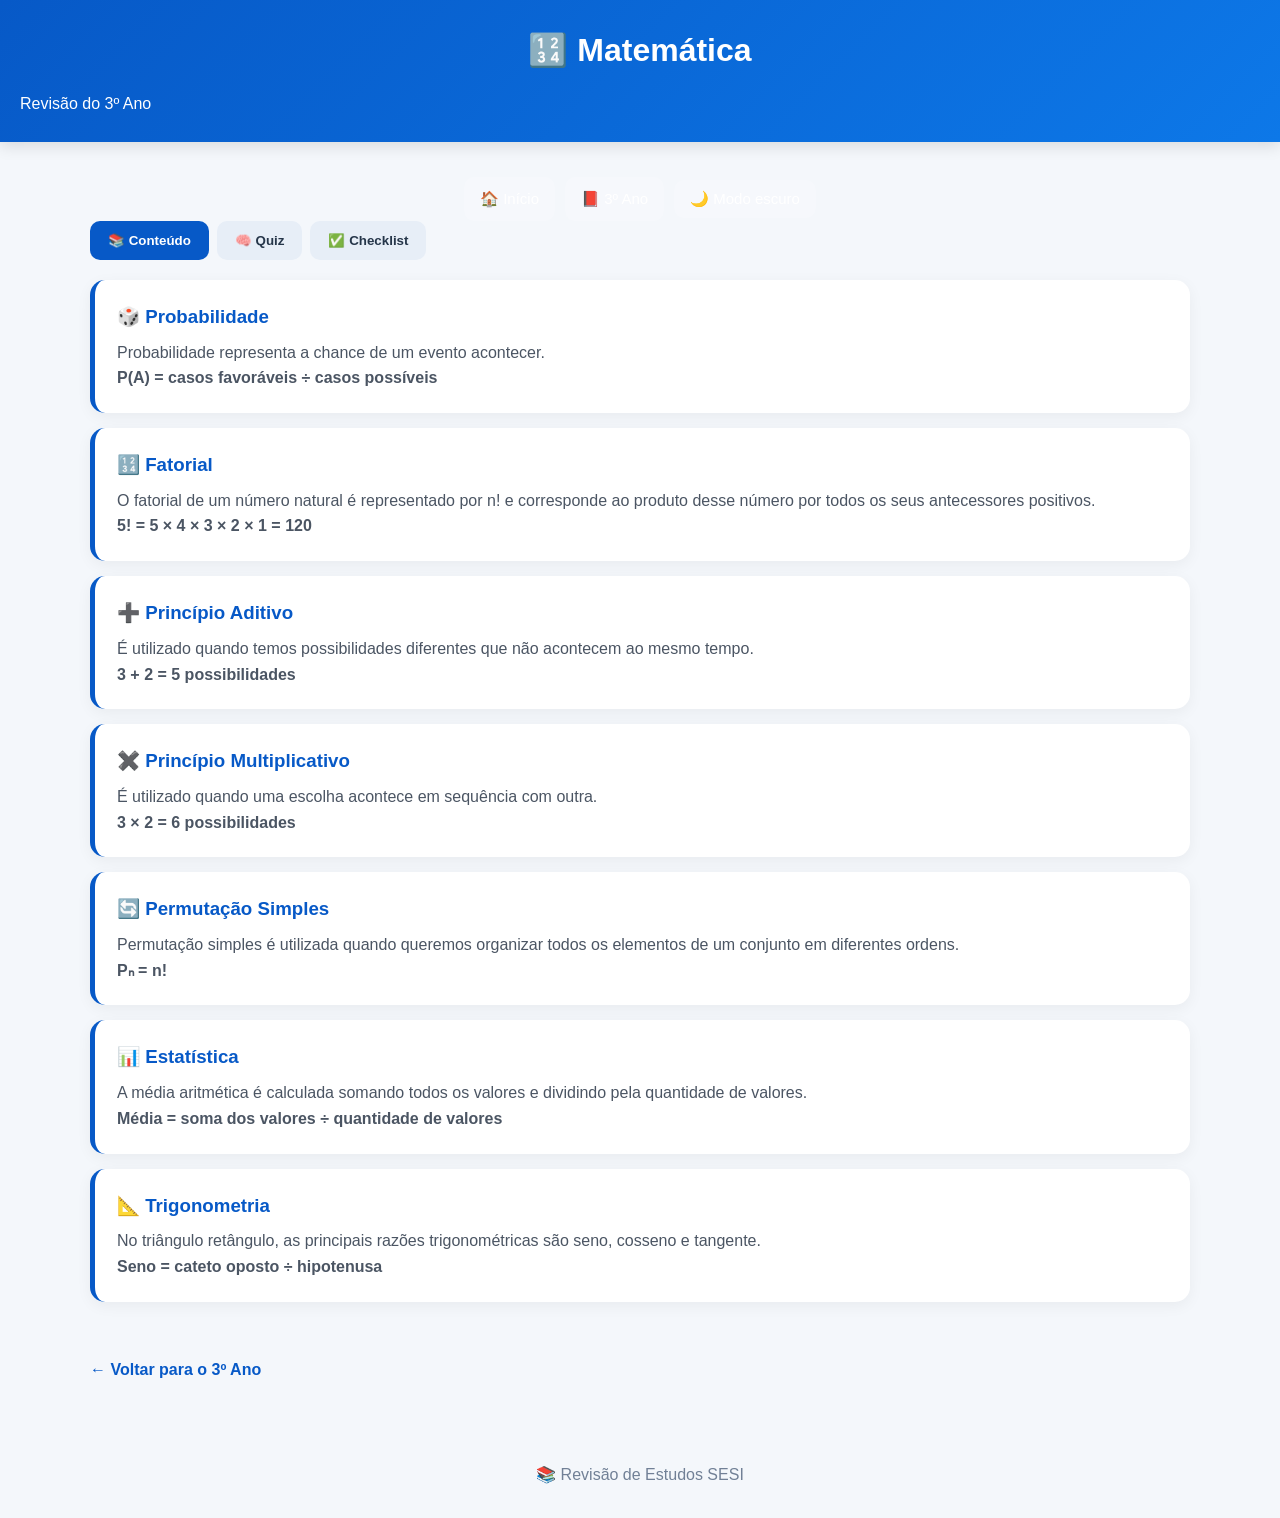
<file: pages/areas/3ano/matematica.html>
<!DOCTYPE html>
<html lang="pt-BR">
<head>
<meta charset="UTF-8">
<meta name="viewport" content="width=device-width, initial-scale=1.0">
<title>3º Ano - Matemática</title>
<link rel="stylesheet" href="../../../assets/css/style.css">
</head>

<body>

<header>
<h1>🔢 Matemática</h1>
<p>Revisão do 3º Ano</p>
</header>

<main>

<nav class="navegacao">
<a href="../../../index.html">🏠 Início</a>
<a href="../../3ano.html">📕 3º Ano</a>
<button class="botao-tema" onclick="alternarModoEscuro()">🌙 Modo escuro</button>
</nav>

<div class="abas">
<button class="aba ativo" onclick="mostrarAba('conteudo', this)">📚 Conteúdo</button>
<button class="aba" onclick="mostrarAba('quiz', this)">🧠 Quiz</button>
<button class="aba" onclick="mostrarAba('checklist', this)">✅ Checklist</button>
</div>

<section id="conteudo" class="painel ativo">

<div class="topico">
<h3>🎲 Probabilidade</h3>
<p>Probabilidade representa a chance de um evento acontecer.</p>
<p><strong>P(A) = casos favoráveis ÷ casos possíveis</strong></p>
</div>

<div class="topico">
<h3>🔢 Fatorial</h3>
<p>O fatorial de um número natural é representado por n! e corresponde ao produto desse número por todos os seus antecessores positivos.</p>
<p><strong>5! = 5 × 4 × 3 × 2 × 1 = 120</strong></p>
</div>

<div class="topico">
<h3>➕ Princípio Aditivo</h3>
<p>É utilizado quando temos possibilidades diferentes que não acontecem ao mesmo tempo.</p>
<p><strong>3 + 2 = 5 possibilidades</strong></p>
</div>

<div class="topico">
<h3>✖️ Princípio Multiplicativo</h3>
<p>É utilizado quando uma escolha acontece em sequência com outra.</p>
<p><strong>3 × 2 = 6 possibilidades</strong></p>
</div>

<div class="topico">
<h3>🔄 Permutação Simples</h3>
<p>Permutação simples é utilizada quando queremos organizar todos os elementos de um conjunto em diferentes ordens.</p>
<p><strong>Pₙ = n!</strong></p>
</div>

<div class="topico">
<h3>📊 Estatística</h3>
<p>A média aritmética é calculada somando todos os valores e dividindo pela quantidade de valores.</p>
<p><strong>Média = soma dos valores ÷ quantidade de valores</strong></p>
</div>

<div class="topico">
<h3>📐 Trigonometria</h3>
<p>No triângulo retângulo, as principais razões trigonométricas são seno, cosseno e tangente.</p>
<p><strong>Seno = cateto oposto ÷ hipotenusa</strong></p>
</div>

</section>

<section id="quiz" class="painel">

<div class="questao">
<h3>1. O que representa a probabilidade?</h3>
<label><input type="radio" name="q1" value="1"> A chance de um evento acontecer.</label>
<label><input type="radio" name="q1" value="0"> O resultado obrigatório de um evento.</label>
<label><input type="radio" name="q1" value="0"> A soma de todos os números.</label>
</div>

<div class="questao">
<h3>2. Quanto é 5!?</h3>
<label><input type="radio" name="q2" value="1"> 120</label>
<label><input type="radio" name="q2" value="0"> 25</label>
<label><input type="radio" name="q2" value="0"> 60</label>
</div>

<div class="questao">
<h3>3. O princípio aditivo utiliza:</h3>
<label><input type="radio" name="q3" value="1"> Soma de possibilidades.</label>
<label><input type="radio" name="q3" value="0"> Multiplicação obrigatória.</label>
<label><input type="radio" name="q3" value="0"> Divisão de possibilidades.</label>
</div>

<div class="questao">
<h3>4. O princípio multiplicativo utiliza:</h3>
<label><input type="radio" name="q4" value="1"> Multiplicação de possibilidades.</label>
<label><input type="radio" name="q4" value="0"> Apenas subtração.</label>
<label><input type="radio" name="q4" value="0"> Apenas divisão.</label>
</div>

<div class="questao">
<h3>5. A fórmula da permutação simples é:</h3>
<label><input type="radio" name="q5" value="1"> Pₙ = n!</label>
<label><input type="radio" name="q5" value="0"> Pₙ = n + 1</label>
<label><input type="radio" name="q5" value="0"> Pₙ = n - 1</label>
</div>

<div class="questao">
<h3>6. A média aritmética é:</h3>
<label><input type="radio" name="q6" value="1"> Soma dos valores dividida pela quantidade.</label>
<label><input type="radio" name="q6" value="0"> Maior valor menos menor valor.</label>
<label><input type="radio" name="q6" value="0"> Apenas o maior valor.</label>
</div>

<div class="questao">
<h3>7. O seno é calculado por:</h3>
<label><input type="radio" name="q7" value="1"> Cateto oposto ÷ hipotenusa.</label>
<label><input type="radio" name="q7" value="0"> Cateto adjacente ÷ hipotenusa.</label>
<label><input type="radio" name="q7" value="0"> Cateto oposto ÷ cateto adjacente.</label>
</div>

<button class="botao" onclick="exibirResultado()">Conferir resultado</button>

<div id="resultado-final-quiz"></div>

</section>

<section id="checklist" class="painel">

<label><input type="checkbox" onchange="atualizarProgresso()"> Probabilidade</label>
<label><input type="checkbox" onchange="atualizarProgresso()"> Fatorial</label>
<label><input type="checkbox" onchange="atualizarProgresso()"> Princípio Aditivo</label>
<label><input type="checkbox" onchange="atualizarProgresso()"> Princípio Multiplicativo</label>
<label><input type="checkbox" onchange="atualizarProgresso()"> Permutação Simples</label>
<label><input type="checkbox" onchange="atualizarProgresso()"> Estatística</label>
<label><input type="checkbox" onchange="atualizarProgresso()"> Trigonometria</label>

<div class="progresso-materia">
<div class="progresso-titulo">
<strong>Progresso</strong>
<span id="porcentagem">0%</span>
</div>

<div class="barra">
<div id="barra-progresso"></div>
</div>

<div id="aviso-conclusao"></div>
</div>

</section>

<a href="../../3ano.html" class="voltar">← Voltar para o 3º Ano</a>

</main>

<footer>
<p>📚 Revisão de Estudos SESI</p>
</footer>

<script src="../../../assets/js/script.js"></script>

</body>
</html>
</file>
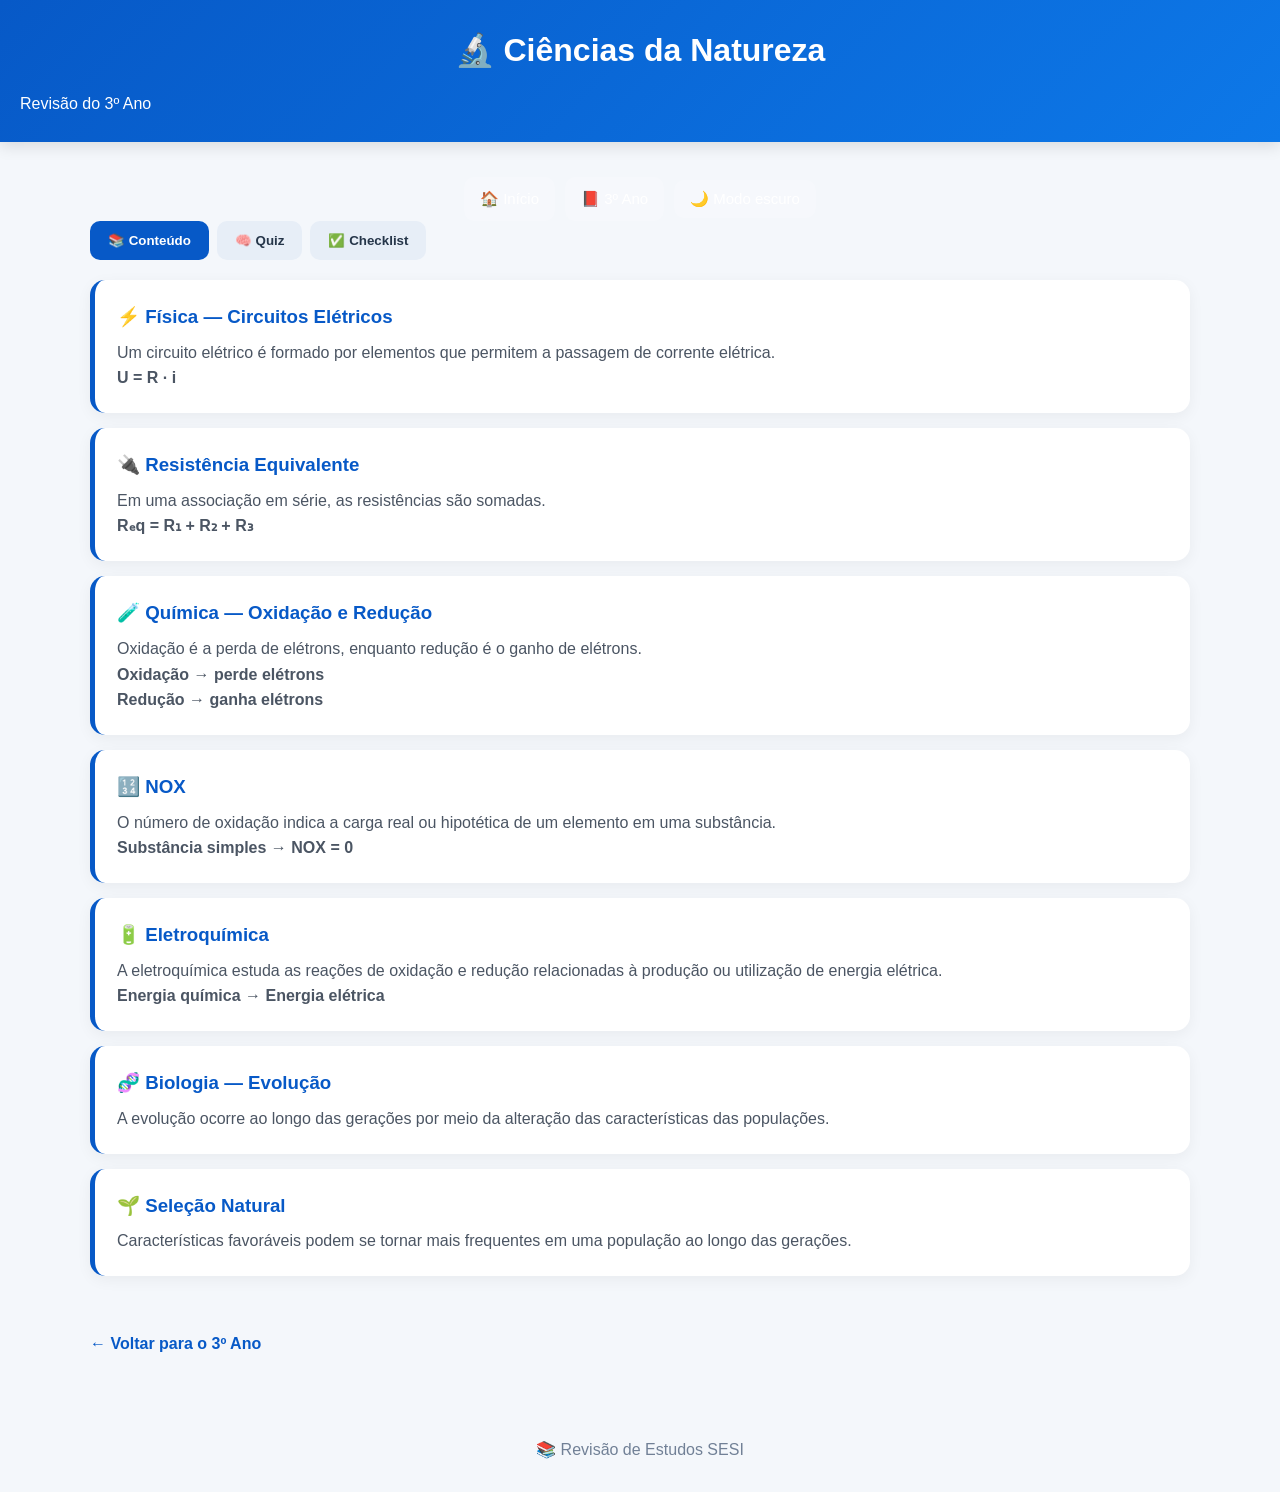
<file: pages/areas/3ano/natureza.html>
<!DOCTYPE html>
<html lang="pt-BR">
<head>
<meta charset="UTF-8">
<meta name="viewport" content="width=device-width, initial-scale=1.0">
<title>3º Ano - Ciências da Natureza</title>
<link rel="stylesheet" href="../../../assets/css/style.css">
</head>

<body>

<header>
<h1>🔬 Ciências da Natureza</h1>
<p>Revisão do 3º Ano</p>
</header>

<main>

<nav class="navegacao">
<a href="../../../index.html">🏠 Início</a>
<a href="../../3ano.html">📕 3º Ano</a>
<button class="botao-tema" onclick="alternarModoEscuro()">🌙 Modo escuro</button>
</nav>

<div class="abas">
<button class="aba ativo" onclick="mostrarAba('conteudo', this)">📚 Conteúdo</button>
<button class="aba" onclick="mostrarAba('quiz', this)">🧠 Quiz</button>
<button class="aba" onclick="mostrarAba('checklist', this)">✅ Checklist</button>
</div>

<section id="conteudo" class="painel ativo">

<div class="topico">
<h3>⚡ Física — Circuitos Elétricos</h3>
<p>Um circuito elétrico é formado por elementos que permitem a passagem de corrente elétrica.</p>
<p><strong>U = R · i</strong></p>
</div>

<div class="topico">
<h3>🔌 Resistência Equivalente</h3>
<p>Em uma associação em série, as resistências são somadas.</p>
<p><strong>Rₑq = R₁ + R₂ + R₃</strong></p>
</div>

<div class="topico">
<h3>🧪 Química — Oxidação e Redução</h3>
<p>Oxidação é a perda de elétrons, enquanto redução é o ganho de elétrons.</p>
<p><strong>Oxidação → perde elétrons</strong></p>
<p><strong>Redução → ganha elétrons</strong></p>
</div>

<div class="topico">
<h3>🔢 NOX</h3>
<p>O número de oxidação indica a carga real ou hipotética de um elemento em uma substância.</p>
<p><strong>Substância simples → NOX = 0</strong></p>
</div>

<div class="topico">
<h3>🔋 Eletroquímica</h3>
<p>A eletroquímica estuda as reações de oxidação e redução relacionadas à produção ou utilização de energia elétrica.</p>
<p><strong>Energia química → Energia elétrica</strong></p>
</div>

<div class="topico">
<h3>🧬 Biologia — Evolução</h3>
<p>A evolução ocorre ao longo das gerações por meio da alteração das características das populações.</p>
</div>

<div class="topico">
<h3>🌱 Seleção Natural</h3>
<p>Características favoráveis podem se tornar mais frequentes em uma população ao longo das gerações.</p>
</div>

</section>

<section id="quiz" class="painel">

<div class="questao">
<h3>1. Qual fórmula relaciona tensão, resistência e corrente?</h3>
<label><input type="radio" name="q1" value="1"> U = R · i</label>
<label><input type="radio" name="q1" value="0"> U = R + i</label>
<label><input type="radio" name="q1" value="0"> U = R ÷ i</label>
</div>

<div class="questao">
<h3>2. Em série, a resistência equivalente é:</h3>
<label><input type="radio" name="q2" value="1"> A soma das resistências.</label>
<label><input type="radio" name="q2" value="0"> A multiplicação das resistências.</label>
<label><input type="radio" name="q2" value="0"> Sempre igual a zero.</label>
</div>

<div class="questao">
<h3>3. Oxidação significa:</h3>
<label><input type="radio" name="q3" value="1"> Perda de elétrons.</label>
<label><input type="radio" name="q3" value="0"> Ganho de elétrons.</label>
<label><input type="radio" name="q3" value="0"> Ganho de prótons.</label>
</div>

<div class="questao">
<h3>4. Em uma substância simples, o NOX é:</h3>
<label><input type="radio" name="q4" value="1"> 0</label>
<label><input type="radio" name="q4" value="0"> +1</label>
<label><input type="radio" name="q4" value="0"> -1</label>
</div>

<div class="questao">
<h3>5. A eletroquímica estuda:</h3>
<label><input type="radio" name="q5" value="1"> Reações de oxidação e redução relacionadas à energia elétrica.</label>
<label><input type="radio" name="q5" value="0"> Apenas células biológicas.</label>
<label><input type="radio" name="q5" value="0"> Apenas ondas.</label>
</div>

<div class="questao">
<h3>6. A evolução ocorre:</h3>
<label><input type="radio" name="q6" value="1"> Ao longo das gerações.</label>
<label><input type="radio" name="q6" value="0"> Apenas durante um dia.</label>
<label><input type="radio" name="q6" value="0"> Sem alteração nas populações.</label>
</div>

<div class="questao">
<h3>7. Na seleção natural:</h3>
<label><input type="radio" name="q7" value="1"> Características favoráveis podem se tornar mais frequentes.</label>
<label><input type="radio" name="q7" value="0"> Todas as características desaparecem.</label>
<label><input type="radio" name="q7" value="0"> Nenhuma característica muda de frequência.</label>
</div>

<button class="botao" onclick="exibirResultado()">Conferir resultado</button>

<div id="resultado-final-quiz"></div>

</section>

<section id="checklist" class="painel">

<label><input type="checkbox" onchange="atualizarProgresso()"> Circuitos Elétricos</label>
<label><input type="checkbox" onchange="atualizarProgresso()"> Resistência Equivalente</label>
<label><input type="checkbox" onchange="atualizarProgresso()"> Oxidação e Redução</label>
<label><input type="checkbox" onchange="atualizarProgresso()"> NOX</label>
<label><input type="checkbox" onchange="atualizarProgresso()"> Eletroquímica</label>
<label><input type="checkbox" onchange="atualizarProgresso()"> Evolução</label>
<label><input type="checkbox" onchange="atualizarProgresso()"> Seleção Natural</label>

<div class="progresso-materia">
<div class="progresso-titulo">
<strong>Progresso</strong>
<span id="porcentagem">0%</span>
</div>

<div class="barra">
<div id="barra-progresso"></div>
</div>

<div id="aviso-conclusao"></div>
</div>

</section>

<a href="../../3ano.html" class="voltar">← Voltar para o 3º Ano</a>

</main>

<footer>
<p>📚 Revisão de Estudos SESI</p>
</footer>

<script src="../../../assets/js/script.js"></script>

</body>
</html>
</file>
<file: assets/css/style.css>
/* =====================================================
   CONFIGURAÇÕES GERAIS
===================================================== */

* {
    margin: 0;
    padding: 0;
    box-sizing: border-box;
}

html {
    scroll-behavior: smooth;
}

body {
    font-family: Arial, Helvetica, sans-serif;
    background: #f4f7fb;
    color: #1f2937;
    line-height: 1.6;
    transition: background 0.3s, color 0.3s;
}

a {
    color: inherit;
}

button,
input {
    font-family: inherit;
}


/* =====================================================
   CABEÇALHO
===================================================== */

header {
    background: linear-gradient(135deg, #0759c7, #0d78e8);
    color: white;
    padding: 25px 20px;
    box-shadow: 0 4px 15px rgba(0, 0, 0, 0.12);
}

header h1 {
    text-align: center;
    margin-bottom: 15px;
}

nav {
    display: flex;
    justify-content: center;
    align-items: center;
    gap: 10px;
    flex-wrap: wrap;
}

nav a,
nav button {
    border: none;
    text-decoration: none;
    background: rgba(255, 255, 255, 0.15);
    color: white;
    padding: 10px 16px;
    border-radius: 10px;
    cursor: pointer;
    font-size: 15px;
    transition: 0.2s;
}

nav a:hover,
nav button:hover {
    background: rgba(255, 255, 255, 0.28);
    transform: translateY(-2px);
}


/* =====================================================
   CONTEÚDO
===================================================== */

main {
    width: 90%;
    max-width: 1100px;
    margin: 35px auto;
}

section {
    margin-bottom: 35px;
}

.cabecalho-pagina {
    text-align: center;
    margin-bottom: 30px;
}

.cabecalho-pagina h2 {
    font-size: 30px;
    margin-bottom: 8px;
}

.cabecalho-pagina p {
    color: #667085;
}


/* =====================================================
   HERO / INÍCIO
===================================================== */

.hero {
    background: linear-gradient(135deg, #ffffff, #eef6ff);
    border-radius: 20px;
    padding: 55px 30px;
    text-align: center;
    margin-bottom: 30px;
    box-shadow: 0 8px 30px rgba(0, 0, 0, 0.07);
}

.hero h2 {
    font-size: 36px;
    color: #0759c7;
    margin-bottom: 15px;
}

.hero p {
    max-width: 750px;
    margin: auto;
    font-size: 18px;
    color: #526071;
}

.hero-acoes {
    margin-top: 25px;
    display: flex;
    justify-content: center;
    gap: 12px;
    flex-wrap: wrap;
}

.botao-principal {
    display: inline-block;
    background: #0759c7;
    color: white;
    text-decoration: none;
    padding: 13px 22px;
    border-radius: 10px;
    font-weight: bold;
    transition: 0.2s;
}

.botao-principal:hover {
    transform: translateY(-3px);
    box-shadow: 0 7px 18px rgba(7, 89, 199, 0.3);
}


/* =====================================================
   CARDS
===================================================== */

.cards {
    display: grid;
    grid-template-columns: repeat(2, 1fr);
    gap: 20px;
}

.card {
    background: white;
    padding: 25px;
    border-radius: 16px;
    box-shadow: 0 5px 20px rgba(0, 0, 0, 0.07);
    transition: 0.25s;
}

.card:hover {
    transform: translateY(-5px);
    box-shadow: 0 12px 28px rgba(0, 0, 0, 0.1);
}

.card h3 {
    margin-bottom: 10px;
    color: #0759c7;
}

.card p {
    color: #667085;
}

.card-materia {
    position: relative;
    overflow: hidden;
}

.card-materia::before {
    content: "";
    position: absolute;
    top: 0;
    left: 0;
    width: 5px;
    height: 100%;
    background: #0759c7;
}


/* =====================================================
   DASHBOARD
===================================================== */

.dashboard {
    background: white;
    border-radius: 18px;
    padding: 25px;
    box-shadow: 0 5px 20px rgba(0, 0, 0, 0.07);
    margin-bottom: 30px;
}

.dashboard h2 {
    margin-bottom: 20px;
}

.progresso-geral-box {
    background: #f0f6ff;
    border-radius: 15px;
    padding: 20px;
    margin-bottom: 25px;
    text-align: center;
}

.numero-grande {
    font-size: 40px;
    font-weight: bold;
    color: #0759c7;
}

.barra-dashboard-container {
    width: 100%;
    height: 16px;
    background: #dbe7f5;
    border-radius: 20px;
    overflow: hidden;
    margin-top: 12px;
}

.barra-dashboard {
    height: 100%;
    width: 0;
    background: linear-gradient(90deg, #0759c7, #18a0fb);
    border-radius: 20px;
    transition: width 0.8s ease;
}

.materias-dashboard {
    display: grid;
    grid-template-columns: repeat(2, 1fr);
    gap: 15px;
}

.dashboard-materia {
    background: #fafcff;
    border: 1px solid #e1e8f0;
    border-radius: 14px;
    padding: 18px;
    transition: 0.2s;
}

.dashboard-materia:hover {
    transform: translateY(-3px);
    border-color: #9ec8f5;
}

.dashboard-materia h3 {
    margin-bottom: 5px;
    color: #0759c7;
}

.progresso-titulo {
    display: flex;
    justify-content: space-between;
    align-items: center;
    margin-bottom: 7px;
    font-size: 14px;
}

.numero-progresso {
    font-weight: bold;
}

.barra-materia {
    height: 10px;
    width: 0;
    background: linear-gradient(90deg, #0759c7, #18a0fb);
    border-radius: 20px;
    transition: width 0.8s ease;
}


/* =====================================================
   PESQUISA
===================================================== */

.pesquisa {
    margin-bottom: 25px;
}

#campo-pesquisa {
    width: 100%;
    padding: 14px 18px;
    border: 1px solid #d0d7e2;
    border-radius: 12px;
    outline: none;
    font-size: 16px;
    background: white;
    color: #222;
}

#campo-pesquisa:focus {
    border-color: #0759c7;
    box-shadow: 0 0 0 3px rgba(7, 89, 199, 0.1);
}


/* =====================================================
   ABAS
===================================================== */

.abas {
    display: flex;
    gap: 8px;
    margin-bottom: 20px;
    flex-wrap: wrap;
}

.aba {
    padding: 12px 18px;
    border: none;
    background: #e7eef7;
    color: #26364a;
    border-radius: 10px;
    cursor: pointer;
    font-weight: bold;
    transition: 0.2s;
}

.aba:hover {
    background: #d5e4f5;
}

.aba.ativo {
    background: #0759c7;
    color: white;
}

.painel {
    display: none;
}

.painel.ativo {
    display: block;
}


/* =====================================================
   TÓPICOS
===================================================== */

.topico {
    background: white;
    border-radius: 15px;
    padding: 22px;
    margin-bottom: 15px;
    box-shadow: 0 4px 15px rgba(0, 0, 0, 0.05);
    border-left: 5px solid #0759c7;
}

.topico h3 {
    color: #0759c7;
    margin-bottom: 8px;
}

.topico p {
    color: #4b5563;
}


/* =====================================================
   QUIZ
===================================================== */

.questao {
    background: white;
    padding: 22px;
    border-radius: 15px;
    margin-bottom: 18px;
    box-shadow: 0 4px 15px rgba(0, 0, 0, 0.05);
}

.questao h3 {
    margin-bottom: 15px;
}

.questao label {
    display: block;
    padding: 8px;
    border-radius: 8px;
    cursor: pointer;
}

.questao label:hover {
    background: #f0f6ff;
}

.botao {
    border: none;
    background: #0759c7;
    color: white;
    padding: 13px 22px;
    border-radius: 10px;
    cursor: pointer;
    font-weight: bold;
    transition: 0.2s;
}

.botao:hover {
    background: #064da9;
    transform: translateY(-2px);
}

.resultado {
    margin-top: 25px;
    padding: 25px;
    border-radius: 15px;
    background: #eaf8ef;
    border: 1px solid #9bd3ad;
    text-align: center;
}

.resultado.incompleto {
    background: #fff7e6;
    border-color: #f3c36a;
}

.nota-quiz {
    font-size: 45px;
    font-weight: bold;
    color: #0759c7;
    margin: 10px 0;
}

.barra-quiz {
    width: 100%;
    height: 12px;
    background: #dbe2ea;
    border-radius: 20px;
    overflow: hidden;
    margin-top: 15px;
}

.barra-quiz div {
    height: 100%;
    background: #0759c7;
    border-radius: 20px;
    transition: width 0.7s;
}


/* =====================================================
   CHECKLIST
===================================================== */

#checklist {
    background: white;
    border-radius: 15px;
    padding: 25px;
    box-shadow: 0 4px 15px rgba(0, 0, 0, 0.05);
}

#checklist label {
    display: block;
    padding: 12px;
    margin-bottom: 8px;
    border-radius: 10px;
    background: #f6f8fb;
    cursor: pointer;
}

#checklist label:hover {
    background: #edf4fc;
}

#checklist input {
    margin-right: 10px;
}

.progresso-geral {
    margin-bottom: 20px;
}

#barra-progresso {
    width: 0;
    height: 12px;
    background: #0759c7;
    border-radius: 20px;
    transition: width 0.5s;
}

.mensagem-conclusao {
    margin-top: 20px;
    padding: 18px;
    background: #eaf8ef;
    border: 1px solid #9bd3ad;
    border-radius: 12px;
    text-align: center;
}

.mensagem-conclusao strong,
.mensagem-conclusao span {
    display: block;
}

.mensagem-conclusao strong {
    color: #16813b;
    font-size: 18px;
}

.mensagem-conclusao span {
    margin-top: 4px;
}


/* =====================================================
   ÁREA DO ALUNO
===================================================== */

.perfil-aluno {
    background: linear-gradient(135deg, #0759c7, #0d78e8);
    color: white;
    border-radius: 20px;
    padding: 30px;
    display: flex;
    align-items: center;
    gap: 22px;
    margin-bottom: 25px;
    box-shadow: 0 8px 25px rgba(7, 89, 199, 0.25);
}

.avatar {
    width: 75px;
    height: 75px;
    background: white;
    color: #0759c7;
    border-radius: 50%;
    display: flex;
    align-items: center;
    justify-content: center;
    font-size: 35px;
    flex-shrink: 0;
}

.perfil-aluno h2 {
    margin-bottom: 5px;
}

.perfil-aluno p {
    opacity: 0.9;
}

.form-aluno {
    display: flex;
    gap: 10px;
    margin-bottom: 30px;
}

.form-aluno input {
    flex: 1;
    padding: 13px;
    border: 1px solid #d0d7e2;
    border-radius: 10px;
    outline: none;
}

.form-aluno input:focus {
    border-color: #0759c7;
}


/* =====================================================
   ESTATÍSTICAS
===================================================== */

.estatisticas {
    display: grid;
    grid-template-columns: repeat(4, 1fr);
    gap: 15px;
    margin-bottom: 30px;
}

.estatistica {
    background: white;
    padding: 22px;
    border-radius: 15px;
    text-align: center;
    box-shadow: 0 4px 15px rgba(0, 0, 0, 0.05);
}

.estatistica-icone {
    font-size: 28px;
    margin-bottom: 7px;
}

.estatistica strong {
    display: block;
    font-size: 28px;
    color: #0759c7;
}

.estatistica span {
    color: #667085;
    font-size: 14px;
}


/* =====================================================
   CONQUISTAS
===================================================== */

.lista-conquistas {
    display: grid;
    grid-template-columns: repeat(2, 1fr);
    gap: 15px;
}

.conquista {
    display: flex;
    align-items: center;
    gap: 15px;
    background: white;
    padding: 18px;
    border-radius: 15px;
    box-shadow: 0 4px 15px rgba(0, 0, 0, 0.05);
    border-left: 5px solid #f5b400;
}

.conquista-icone {
    width: 55px;
    height: 55px;
    border-radius: 50%;
    background: #fff5cc;
    display: flex;
    align-items: center;
    justify-content: center;
    font-size: 27px;
    flex-shrink: 0;
}

.conquista h3 {
    margin-bottom: 3px;
}

.conquista p {
    color: #667085;
    font-size: 14px;
}

.conquista-vazia,
.historico-vazio {
    background: white;
    padding: 30px;
    border-radius: 15px;
    text-align: center;
    color: #667085;
}


/* =====================================================
   HISTÓRICO
===================================================== */

.historico {
    display: flex;
    flex-direction: column;
    gap: 10px;
}

.historico-item {
    background: white;
    padding: 17px 20px;
    border-radius: 12px;
    display: flex;
    justify-content: space-between;
    align-items: center;
    box-shadow: 0 3px 12px rgba(0, 0, 0, 0.05);
}

.historico-item strong {
    display: block;
}

.historico-item small {
    color: #7b8794;
}

.historico-nota {
    text-align: right;
    font-weight: bold;
    color: #0759c7;
}

.historico-nota span {
    display: block;
    font-size: 13px;
}


/* =====================================================
   BOTÃO VOLTAR
===================================================== */

.voltar {
    display: inline-block;
    margin-top: 20px;
    color: #0759c7;
    text-decoration: none;
    font-weight: bold;
}

.voltar:hover {
    text-decoration: underline;
}


/* =====================================================
   LIMPAR DADOS
===================================================== */

.area-perigo {
    margin-top: 35px;
    padding: 20px;
    background: #fff4f4;
    border: 1px solid #f2b8b8;
    border-radius: 15px;
}

.botao-perigo {
    margin-top: 10px;
    border: none;
    background: #c62828;
    color: white;
    padding: 10px 16px;
    border-radius: 8px;
    cursor: pointer;
}


/* =====================================================
   RODAPÉ
===================================================== */

footer {
    text-align: center;
    padding: 30px 20px;
    color: #718096;
    margin-top: 50px;
}


/* =====================================================
   ANIMAÇÕES
===================================================== */

.animar {
    animation: aparecer 0.6s ease both;
}

@keyframes aparecer {
    from {
        opacity: 0;
        transform: translateY(12px);
    }

    to {
        opacity: 1;
        transform: translateY(0);
    }
}


/* =====================================================
   MODO ESCURO
===================================================== */

body.modo-escuro {
    background: #101827;
    color: #e8eef7;
}

body.modo-escuro .card,
body.modo-escuro .dashboard,
body.modo-escuro .dashboard-materia,
body.modo-escuro .topico,
body.modo-escuro .questao,
body.modo-escuro #checklist,
body.modo-escuro .estatistica,
body.modo-escuro .conquista,
body.modo-escuro .historico-item,
body.modo-escuro .conquista-vazia,
body.modo-escuro .historico-vazio {
    background: #182235;
    color: #e8eef7;
}

body.modo-escuro .hero {
    background: linear-gradient(135deg, #182235, #1d2b42);
}

body.modo-escuro .hero p,
body.modo-escuro .card p,
body.modo-escuro .topico p,
body.modo-escuro .conquista p,
body.modo-escuro .estatistica span {
    color: #b8c4d5;
}

body.modo-escuro .progresso-geral-box,
body.modo-escuro #checklist label {
    background: #202d43;
}

body.modo-escuro #campo-pesquisa,
body.modo-escuro .form-aluno input {
    background: #182235;
    color: white;
    border-color: #35445c;
}

body.modo-escuro .aba {
    background: #29364c;
    color: white;
}

body.modo-escuro .aba.ativo {
    background: #0d78e8;
}

body.modo-escuro .area-perigo {
    background: #2c1c20;
    border-color: #713c43;
}


/* =====================================================
   RESPONSIVIDADE
===================================================== */

@media (max-width: 800px) {
    .estatisticas {
        grid-template-columns: repeat(2, 1fr);
    }

    .cards,
    .materias-dashboard,
    .lista-conquistas {
        grid-template-columns: 1fr;
    }
}


@media (max-width: 600px) {
    header {
        padding: 20px 12px;
    }

    header h1 {
        font-size: 23px;
    }

    main {
        width: 94%;
        margin: 25px auto;
    }

    .hero {
        padding: 35px 20px;
    }

    .hero h2 {
        font-size: 28px;
    }

    .perfil-aluno {
        padding: 22px;
    }

    .form-aluno {
        flex-direction: column;
    }

    .estatisticas {
        grid-template-columns: 1fr 1fr;
    }

    .historico-item {
        gap: 15px;
    }

    nav a,
    nav button {
        font-size: 14px;
        padding: 8px 11px;
    }
}
</file>
